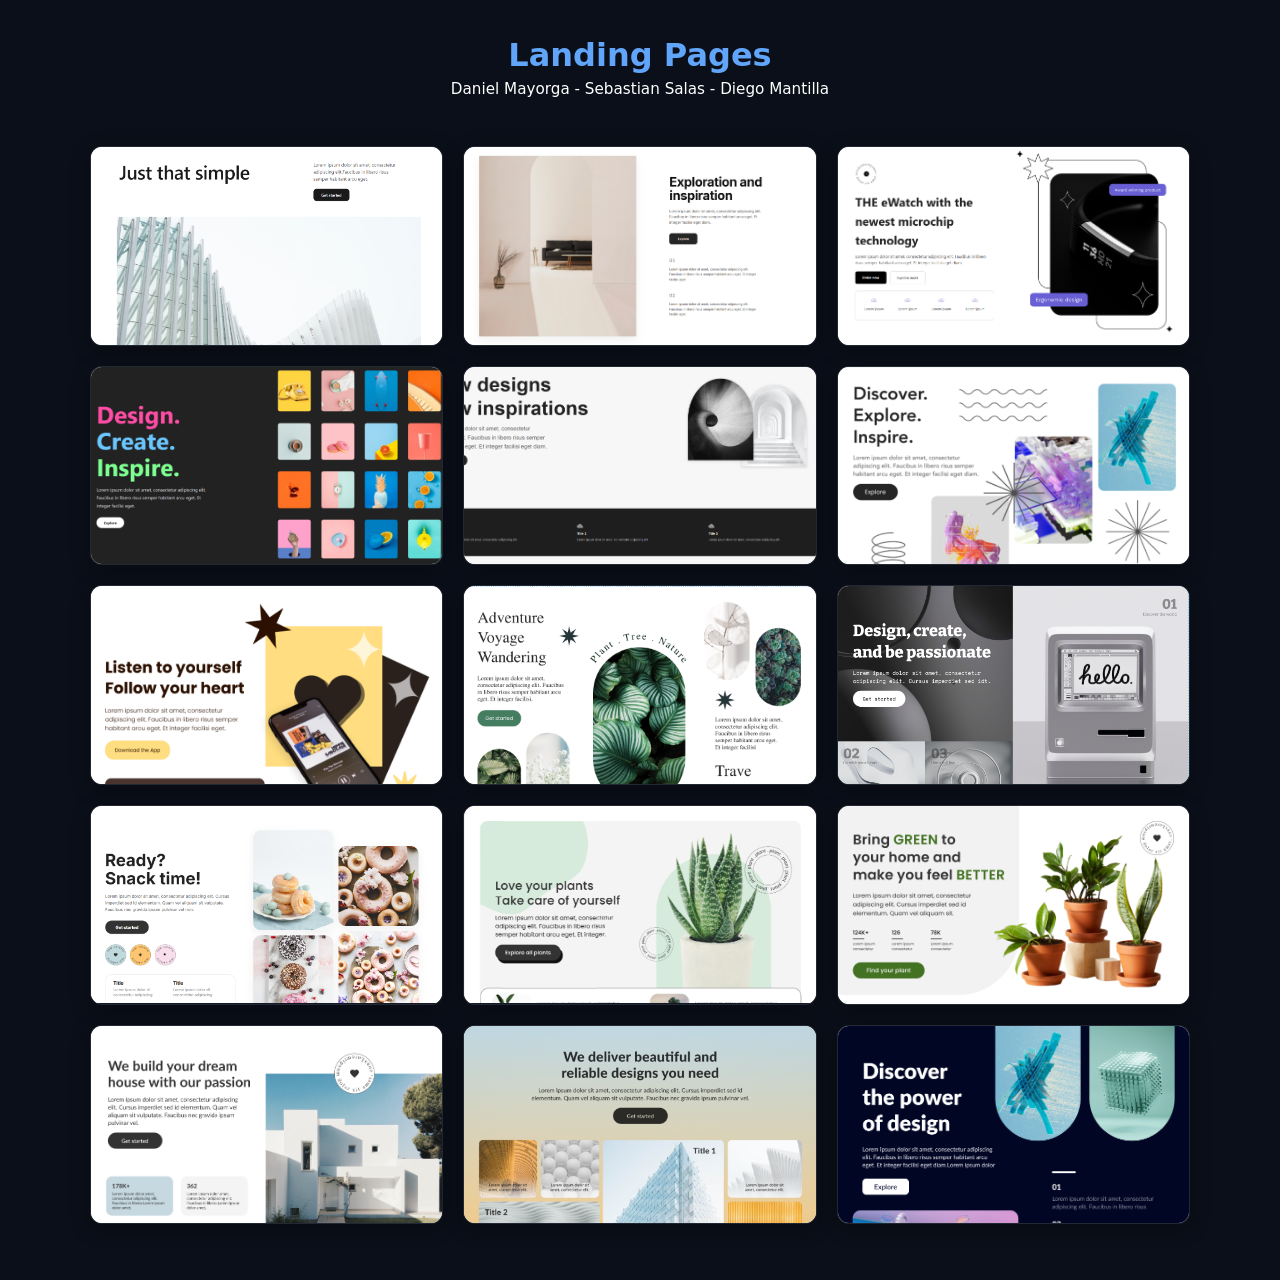
<file: index.html>
<!DOCTYPE html>
<html lang="es">
<head>
  <meta charset="UTF-8">
  <meta name="viewport" content="width=device-width, initial-scale=1.0">
  <title>Galería Landing Pages</title>
  <link rel="stylesheet" href="css/style.css">
</head>
<body>
  <header class="header">
    <h1>Landing Pages</h1>
    <p> Daniel Mayorga - Sebastian Salas - Diego Mantilla</p>
  </header>

  <main class="gallery">

    <a href="html/landing3.html" target="_blank">
      <div class="img-wrap"><img src="image/fondos/fondo3.png" alt="Página 3"></div>
      <span class="label">page3.html</span>
    </a>

    <a href="html/landing-4.html" target="_blank">
      <div class="img-wrap"><img src="image/fondos/fondo4.png" alt="Página 4"></div>
      <span class="label">page4.html</span>
    </a>

    <a href="html/page6.html" target="_blank">
      <div class="img-wrap"><img src="image/fondos/fondo6.png" alt="Página 6"></div>
      <span class="label">page6.html</span>
    </a>

    <a href="html/landing-page10.html" target="_blank">
      <div class="img-wrap"><img src="image/fondos/fondo10.png" alt="Página 10"></div>
      <span class="label">page10.html</span>
    </a>

    <a href="html/landing-11.html" target="_blank">
      <div class="img-wrap"><img src="image/fondos/fondo11.png" alt="Página 11"></div>
      <span class="label">page11.html</span>
    </a>

    <a href="html/page12.html" target="_blank">
      <div class="img-wrap"><img src="image/fondos/fondo12.png" alt="Página 12"></div>
      <span class="label">page12.html</span>
    </a>

    <a href="html/landing-14.html" target="_blank">
      <div class="img-wrap"><img src="image/fondos/fondo14.png" alt="Página 14"></div>
      <span class="label">page14.html</span>
    </a>

    <a href="html/landing-page15.html" target="_blank">
      <div class="img-wrap"><img src="image/fondos/fondo15.png" alt="Página 15"></div>
      <span class="label">page15.html</span>
    </a>

    <a href="html/page45.html" target="_blank">
      <div class="img-wrap"><img src="image/fondos/fondo45.png" alt="Página 45"></div>
      <span class="label">page45.html</span>
    </a>

    <a href="html/page33.html" target="_blank">
      <div class="img-wrap"><img src="image/fondos/fondo33.png" alt="Página 33"></div>
      <span class="label">page33.html</span>
    </a>

    <a href="html/landing-page40.html" target="_blank">
      <div class="img-wrap"><img src="image/fondos/fondo40.png" alt="Página 40"></div>
      <span class="label">page40.html</span>
    </a>

    <a href="html/landing-page38.html" target="_blank">
      <div class="img-wrap"><img src="image/fondos/fondo38.png" alt="Página 38"></div>
      <span class="label">page38.html</span>
    </a>

    <a href="html/landing-41.html" target="_blank">
      <div class="img-wrap"><img src="image/fondos/fondo41.png" alt="Página 41"></div>
      <span class="label">page41.html</span>
    </a>

    <a href="html/landing-page50.html" target="_blank">
      <div class="img-wrap"><img src="image/fondos/fondo50.png" alt="Página 50"></div>
      <span class="label">page50.html</span>
    </a>

    <a href="html/page22.html" target="_blank">
      <div class="img-wrap"><img src="image/fondos/fondo22.png" alt="Página 22"></div>
      <span class="label">page22.html</span>
    </a>

  </main>

</body>
</html>
</file>
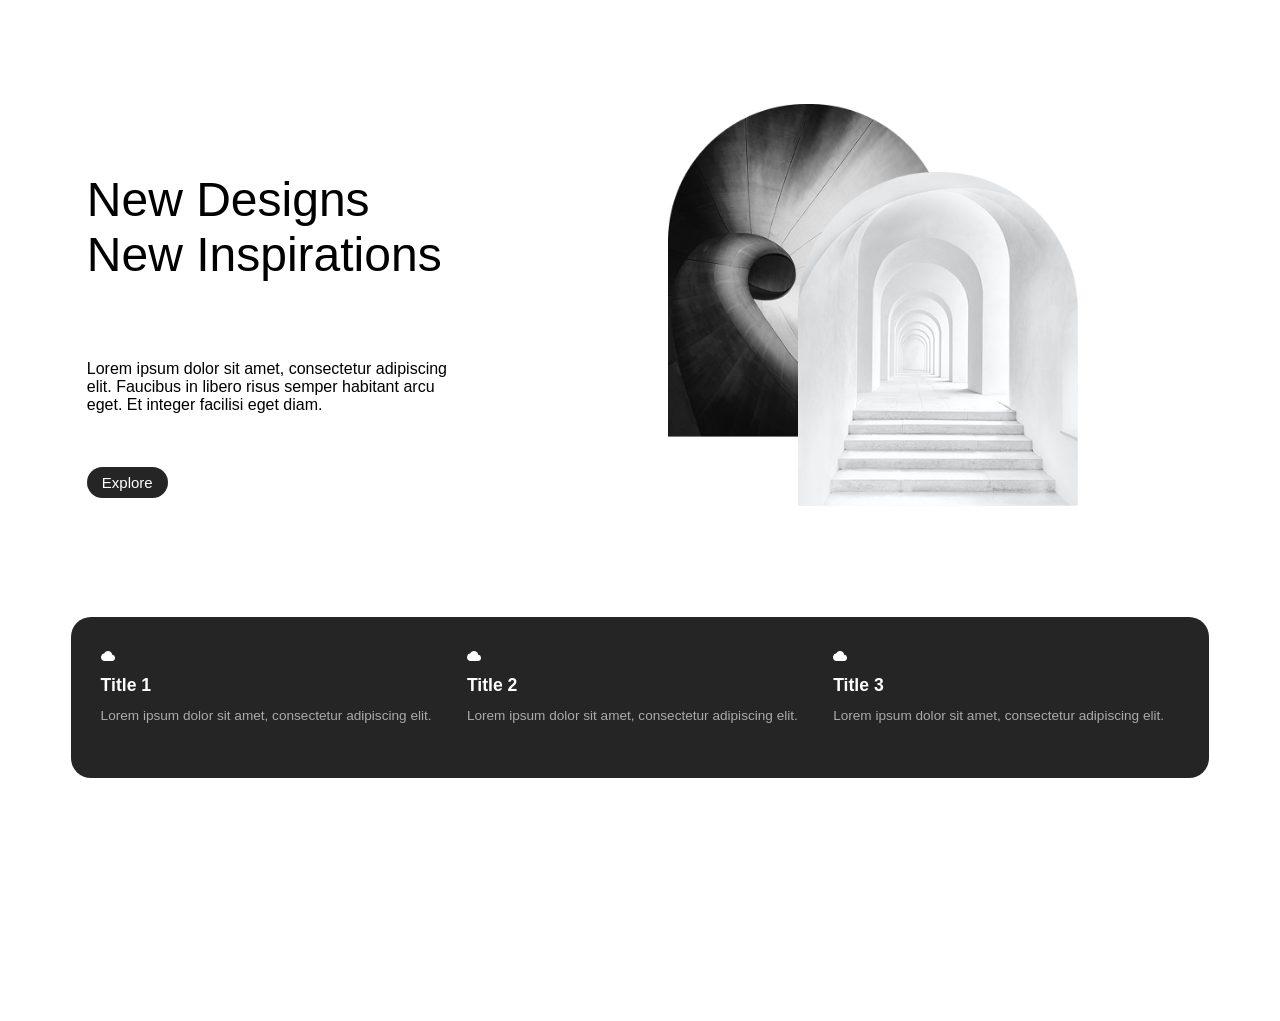
<file: html/landing-11.html>
<!DOCTYPE html>
<html lang="en">
<head>
    <meta charset="UTF-8">
    <meta name="viewport" content="width=device-width, initial-scale=1.0">
    <link rel="stylesheet" href="../css/style11.css">
    <title>Landing Page 11</title>
</head>
<body>
    <main>
        <div class="parent">
            <div class="title">
                New Designs <br>
                New Inspirations
            </div>
            <div class="description">
                <p>Lorem ipsum dolor sit amet, consectetur adipiscing elit. Faucibus in libero risus semper habitant arcu eget. 
                Et integer facilisi eget diam.</p>
            </div>
            <div class="btn">
                <button>Explore</button>
            </div>

            <div class="image1">
                <img src="../image/images11/rectangle white.png" alt="">
            </div>
            <div class="image2">
                <img src="../image/images11/rectangle black.png" alt="">
            </div>
            
            <div class="ft">
                <div class="feature-item">
                    <div class="icon"><img src="../image/images11/nube landing.png" alt=""></div>
                    <div class="t">Title 1</div>
                    <div class="dp">Lorem ipsum dolor sit amet, consectetur adipiscing elit.</div>
                </div>

                <div class="feature-item">
                    <div class="icon"><img src="../image/images11/nube landing.png" alt=""></div>
                    <div class="t">Title 2</div>
                    <div class="dp">Lorem ipsum dolor sit amet, consectetur adipiscing elit.</div>
                </div>

                <div class="feature-item">
                    <div class="icon"><img src="../image/images11/nube landing.png" alt=""></div>
                    <div class="t">Title 3</div>
                    <div class="dp">Lorem ipsum dolor sit amet, consectetur adipiscing elit.</div>
                </div>
            </div>

        </div>
    </main>
</body>
</html>
</file>
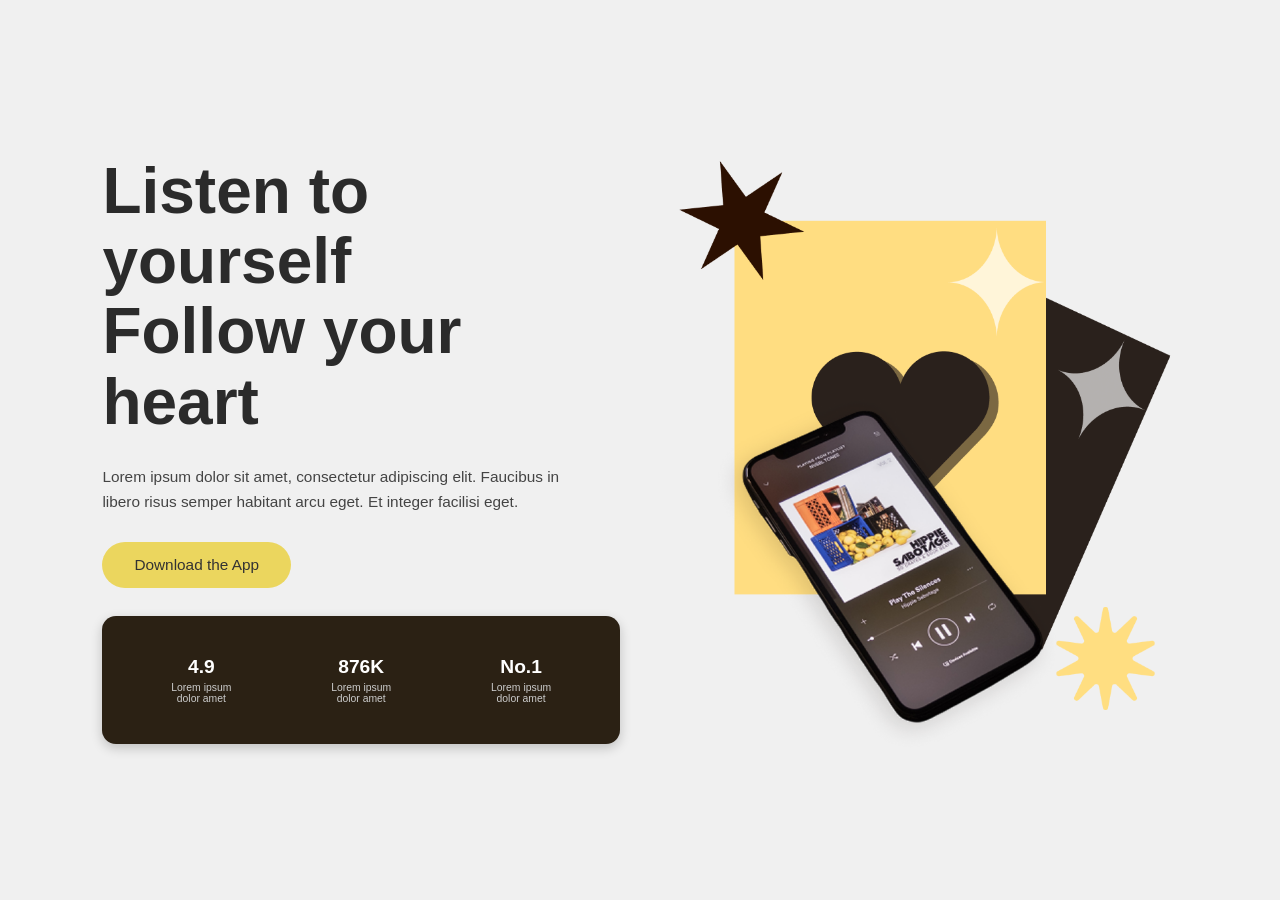
<file: html/landing-14.html>
<!DOCTYPE html>
<html lang="es">
<head>
    <meta charset="UTF-8">
    <meta name="viewport" content="width=device-width, initial-scale=1.0">
    <title>Landin Page 14</title>
    <link rel="stylesheet" href="../css/style14.css">
</head>
<body>
    <main class="main-container">
        <section class="text-section">
            <h1 class="main-title">
                Listen to yourself<br>Follow your heart
            </h1>

            <div class="text-content">
                Lorem ipsum dolor sit amet, consectetur adipiscing elit. Faucibus in libero risus semper habitant arcu eget. Et integer facilisi eget.
            </div>

            <button class="main-button">
                Download the App
            </button>

            <div class="stats-box">
                <div class="stat-box">
                4.9<br>
                <span>
                    Lorem ipsum <br> dolor amet
                </span>
                </div>

                <div class="stat-box">
                876K<br>
                <span>
                    Lorem ipsum <br> dolor amet
                </span>
                </div>

                <div class="stat-box">
                No.1<br>
                <span>
                    Lorem ipsum <br> dolor amet
                </span>
                </div>
            </div>
        </section>

        <section class="image-section">
            <img src="../image/images14/follow yourself.png"
                class="main-img"
                alt="Listen to Yourself Image">
        </section>
    </main>
</body>
</html>
</file>
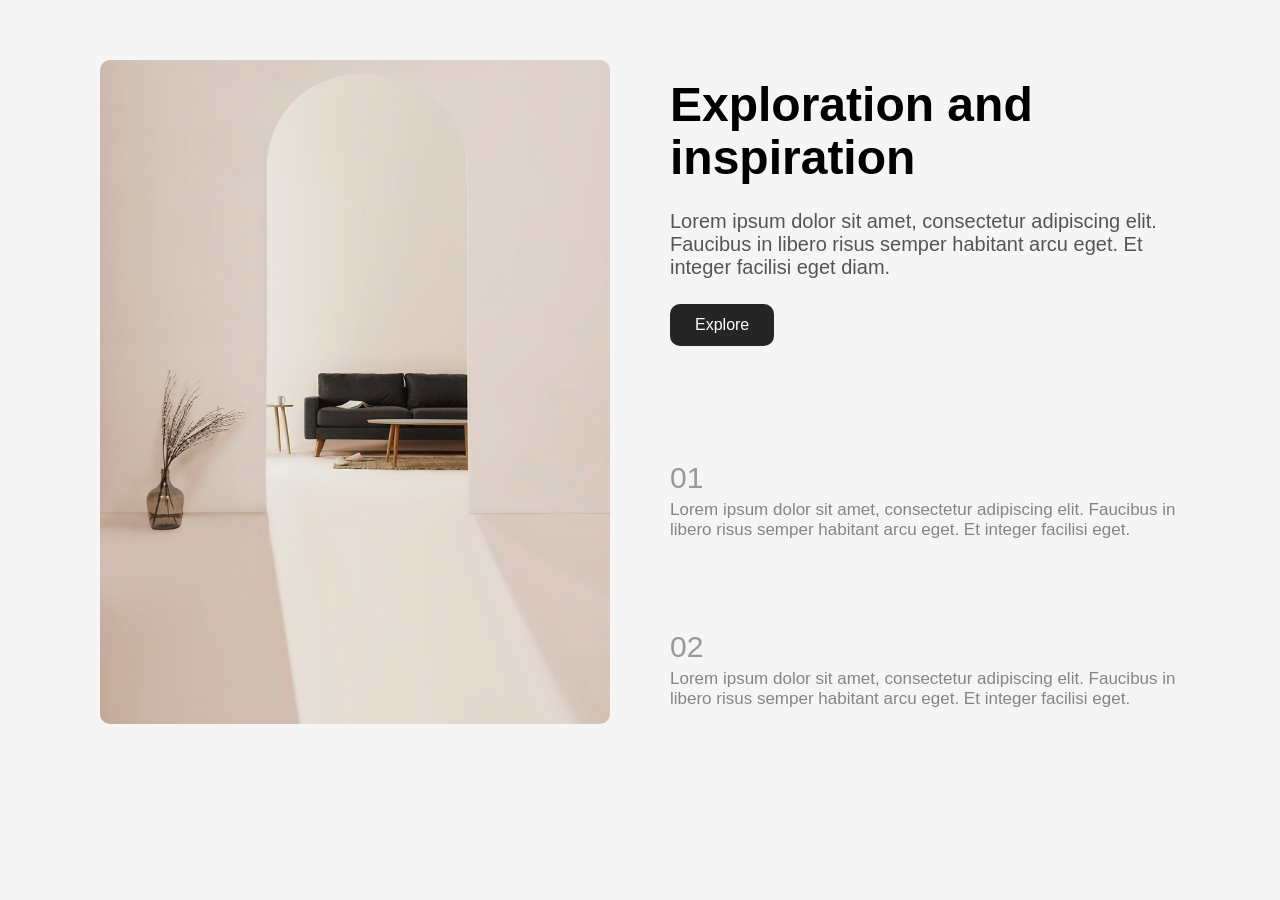
<file: html/landing-4.html>
<!DOCTYPE html>
<html lang="en">
<head>
    <meta charset="UTF-8">
    <meta name="viewport" content="width=device-width, initial-scale=1.0">
    <link rel="stylesheet" href="../css/style4.css">
    <title>Landing Page 4</title>
</head>
<body>
    <section class="hero">
    <div class="content">
        <h1>Exploration and inspiration</h1>

        <p class="main-text">
        Lorem ipsum dolor sit amet, consectetur adipiscing elit.
        Faucibus in libero risus semper habitant arcu eget.
        Et integer facilisi eget diam.
        </p>

        <button class="btn">Explore</button>

        <div class="features">
        <div class="feature">
            <h2>01</h2>
            <p>Lorem ipsum dolor sit amet, consectetur adipiscing elit. Faucibus in libero risus semper habitant arcu eget.
            Et integer facilisi eget.</p>
        </div>

        <div class="feature">
            <h2>02</h2>
            <p>Lorem ipsum dolor sit amet, consectetur adipiscing elit. Faucibus in libero risus semper habitant arcu eget.
            Et integer facilisi eget.</p>
        </div>
        </div>
    </div>

    <div class="image">
        <img src="../image/images4/landing-4.png" alt="Hogar">
    </div>
</section>
</body>
</html>
</file>
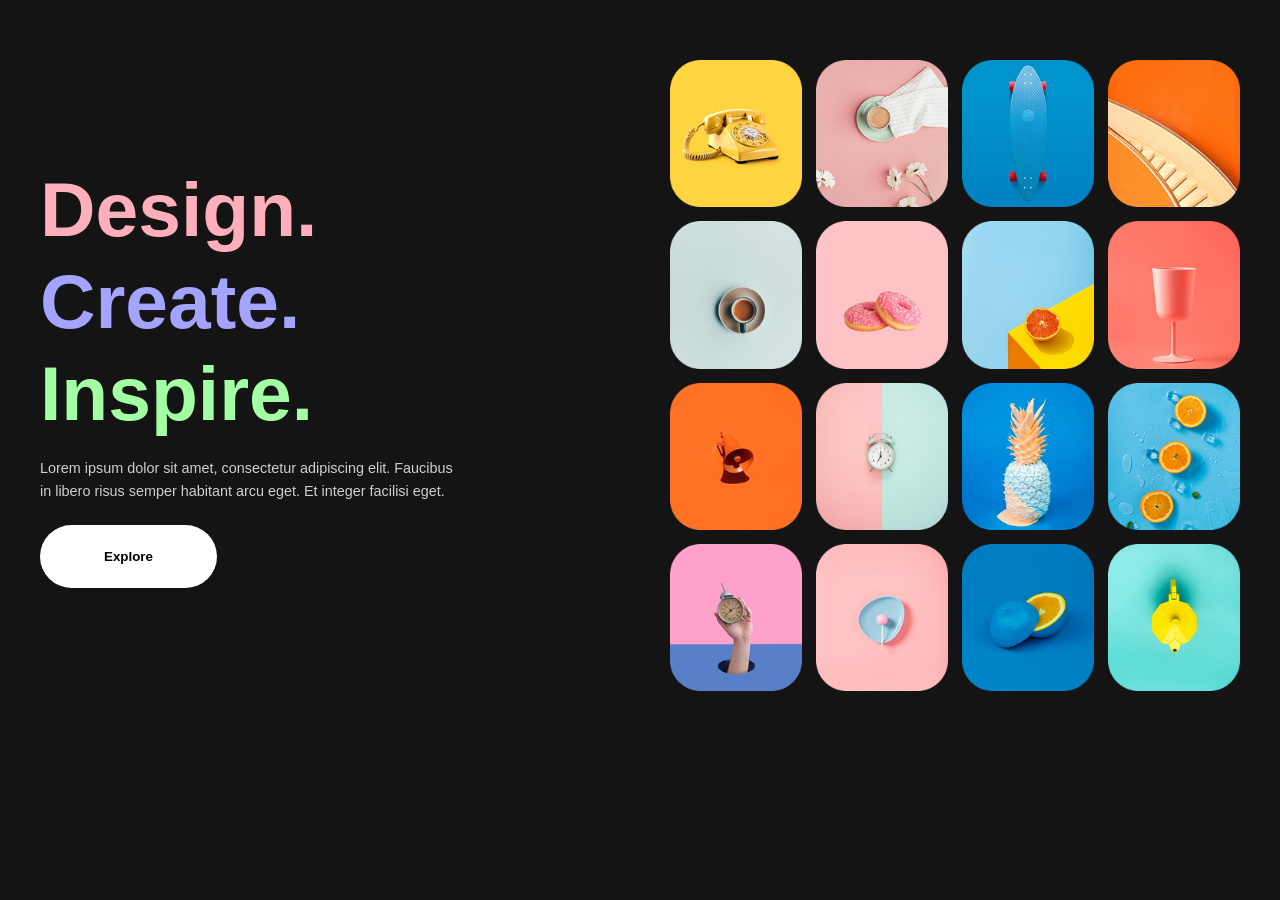
<file: html/landing-page10.html>
<!DOCTYPE html>
<html lang="es">
<head>
  <meta charset="UTF-8">
  <meta name="viewport" content="width=device-width, initial-scale=1.0">
  <title>Design Create Inspire</title>
  <link rel="stylesheet" href="../css/style10.css">
</head>
<body>
  <section class="section">
    <div class="general">
      
      <div class="texto">
        <h1>
          <span class="rosado">Design.</span><br>
          <span class="azul">Create.</span><br>
          <span class="verde">Inspire.</span>
        </h1>
        <p>
          Lorem ipsum dolor sit amet, consectetur adipiscing elit. 
          Faucibus in libero risus semper habitant arcu eget. 
          Et integer facilisi eget.
        </p>
        <button class="boton">Explore</button>
      </div>

      
      <div class="imagenes">
        <img src="../image/pagina10/1.png" alt="">
        <img src="../image/pagina10/2.png" alt="">
        <img src="../image/pagina10/3.png" alt="">
        <img src="../image/pagina10/4.png" alt="">
        <img src="../image/pagina10/5.png" alt="">
        <img src="../image/pagina10/6.png" alt="">
        <img src="../image/pagina10/7.png" alt="">
        <img src="../image/pagina10/8.png" alt="">
        <img src="../image/pagina10/9.png" alt="">
        <img src="../image/pagina10/10.png" alt="">
        <img src="../image/pagina10/11.png" alt="">
        <img src="../image/pagina10/12.png" alt="">
        <img src="../image/pagina10/13.png" alt="">
        <img src="../image/pagina10/14.png" alt="">
        <img src="../image/pagina10/15.png" alt="">
        <img src="../image/pagina10/16.png" alt="">
      </div>
    </div>
  </section>
</body>
</html>
</file>
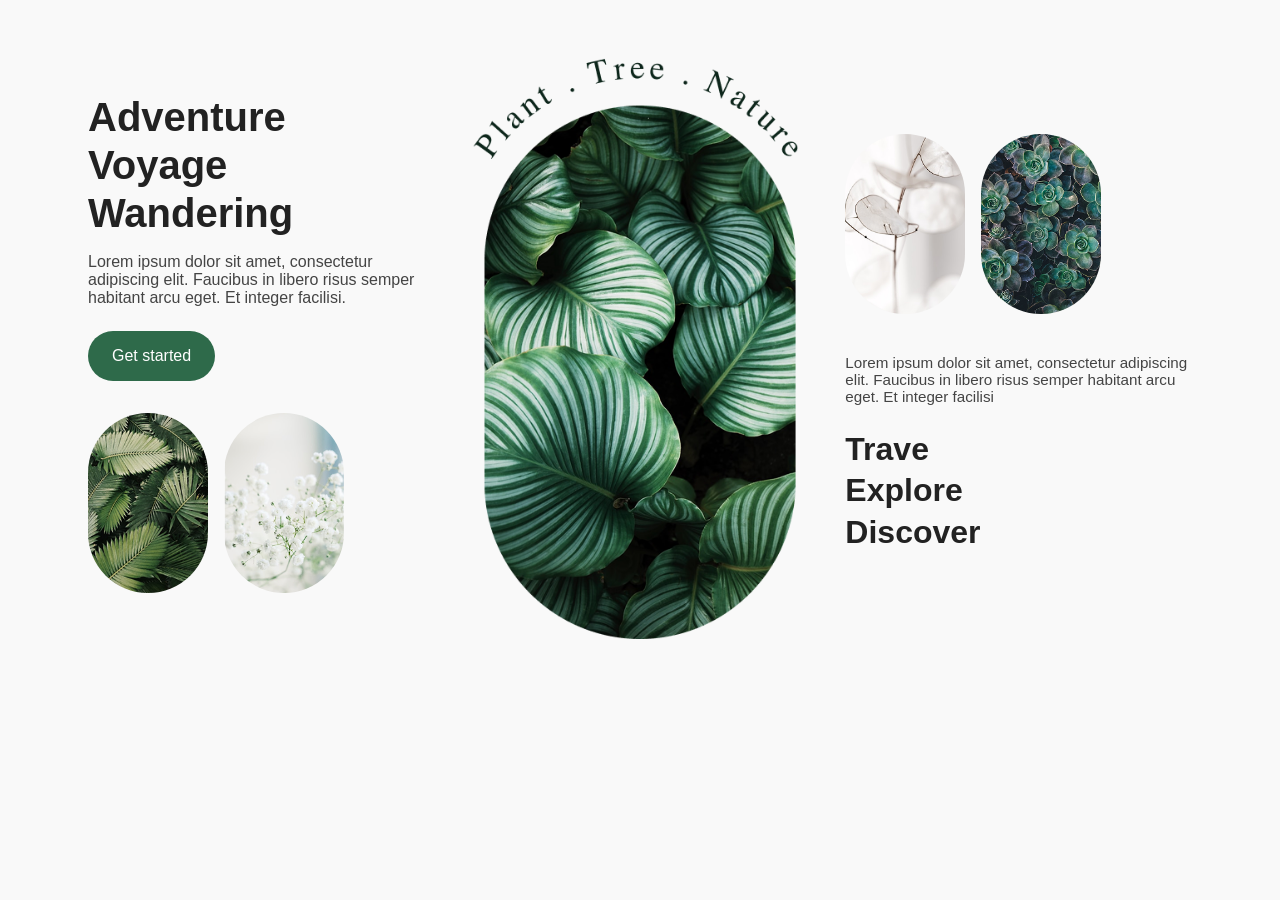
<file: html/landing-page15.html>
<!DOCTYPE html>
<html lang="en">
<head>
  <meta charset="UTF-8">
  <meta name="viewport" content="width=device-width, initial-scale=1.0">
  <title>Adventure Layout</title>
  <link rel="stylesheet" href="../css/style15.css">
</head>
<body>
  <section class="section">
    
    <div class="text">
      <h1>
        Adventure <br>
        Voyage <br>
        Wandering
      </h1>
      <p>
        Lorem ipsum dolor sit amet, consectetur adipiscing elit. 
        Faucibus in libero risus semper habitant arcu eget. 
        Et integer facilisi.
      </p>
      <button class="boton">Get started</button>

      <div class="images">
        <img src="../image/pagina15/matasverdes.png" alt="">
        <img src="../image/pagina15/floresblancas.png" alt="">
      </div>
    </div>

   
    <div class="center">
      <img src="../image/pagina15/centro.png" alt="" class="centro">
    </div>

    
    <div class="right">
        <div class="images">
            <img src="../image/pagina15/blanca.png" alt="" class="flower">
            <img src="../image/pagina15/verde.png" alt="" class="flower">
        </div>
      <p>
        Lorem ipsum dolor sit amet, consectetur adipiscing elit. 
        Faucibus in libero risus semper habitant arcu eget. 
        Et integer facilisi
      </p>

      <h2>
        Trave <br>
        Explore <br>
        Discover
      </h2>
    </div>
  </section>
</body>
</html>
</file>
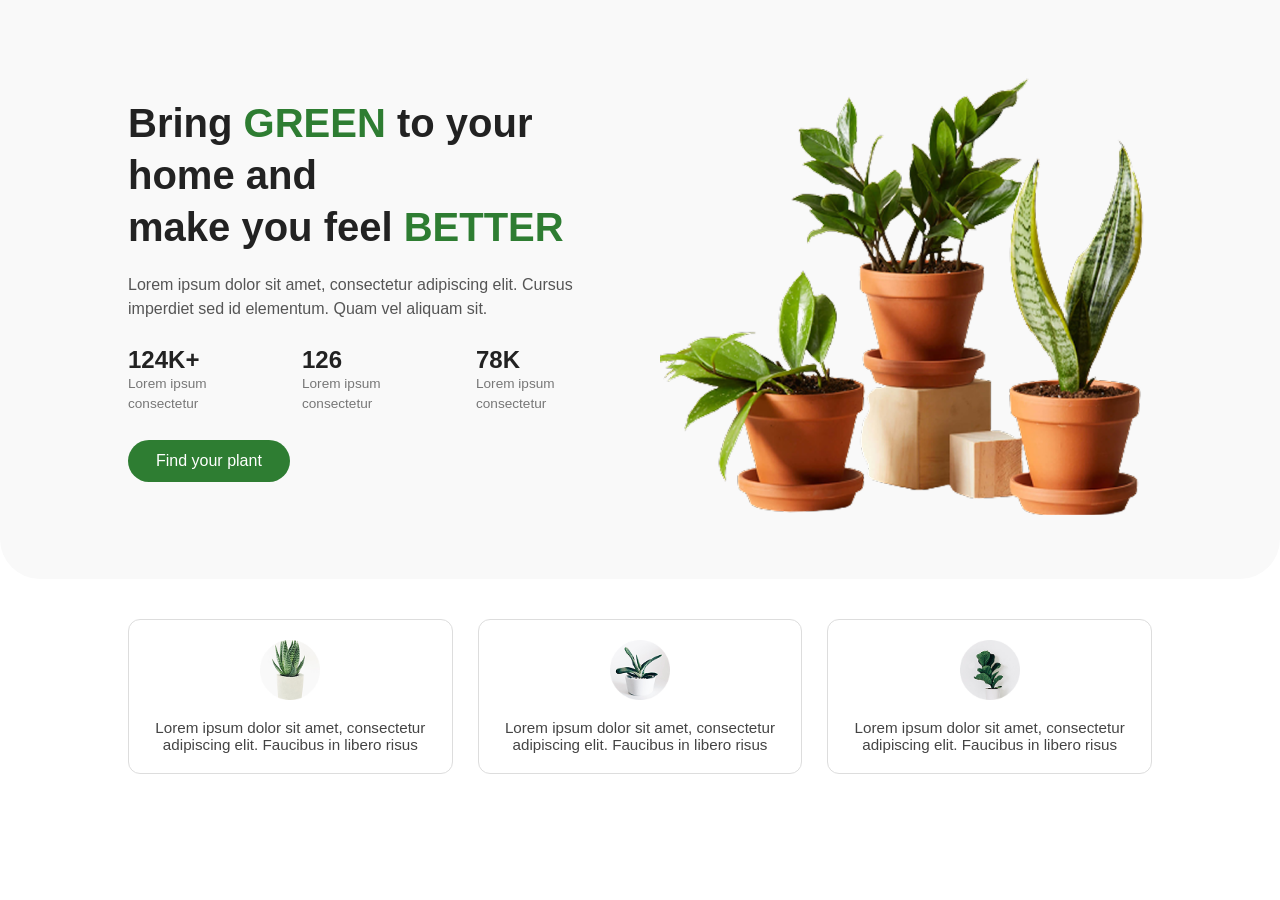
<file: html/landing-page38.html>
<!DOCTYPE html>
<html lang="en">
<head>
  <meta charset="UTF-8">
  <meta name="viewport" content="width=device-width, initial-scale=1.0">
  <title>Plant Landing</title>
  <link rel="stylesheet" href="../css/style38.css">
</head>
<body>

 
  <section class="section">
    <div class="text">
      <h1>
        Bring <span class="green">GREEN</span> to your home and <br>
        make you feel <span class="green">BETTER</span>
      </h1>
      <p>
        Lorem ipsum dolor sit amet, consectetur adipiscing elit. 
        Cursus imperdiet sed id elementum. Quam vel aliquam sit.
      </p>

      <div class="stats">
        <div><h3>124K+</h3><p>Lorem ipsum consectetur</p></div>
        <div><h3>126</h3><p>Lorem ipsum consectetur</p></div>
        <div><h3>78K</h3><p>Lorem ipsum consectetur</p></div>
      </div>

      <button>Find your plant</button>
    </div>

    <div class="image">
      <img src="../image/pagina38/bloomscape_tough-stuff_collection__terracotta_crop0621-scaled-e1625248141897 1.png" alt="Plants">
    </div>
  </section>

  
  <section class="cards">
    <div class="card">
      <img src="../image/pagina38/Ellipse 164.png" alt="Plant 1">
      <p>Lorem ipsum dolor sit amet, consectetur adipiscing elit. Faucibus in libero risus</p>
    </div>
    <div class="card">
      <img src="../image/pagina38/Ellipse 164 (1).png" alt="Plant 2">
      <p>Lorem ipsum dolor sit amet, consectetur adipiscing elit. Faucibus in libero risus</p>
    </div>
    <div class="card">
      <img src="../image/pagina38/Ellipse 164 (2).png" alt="Plant 3">
      <p>Lorem ipsum dolor sit amet, consectetur adipiscing elit. Faucibus in libero risus</p>
    </div>
  </section>

</body>
</html>
</file>
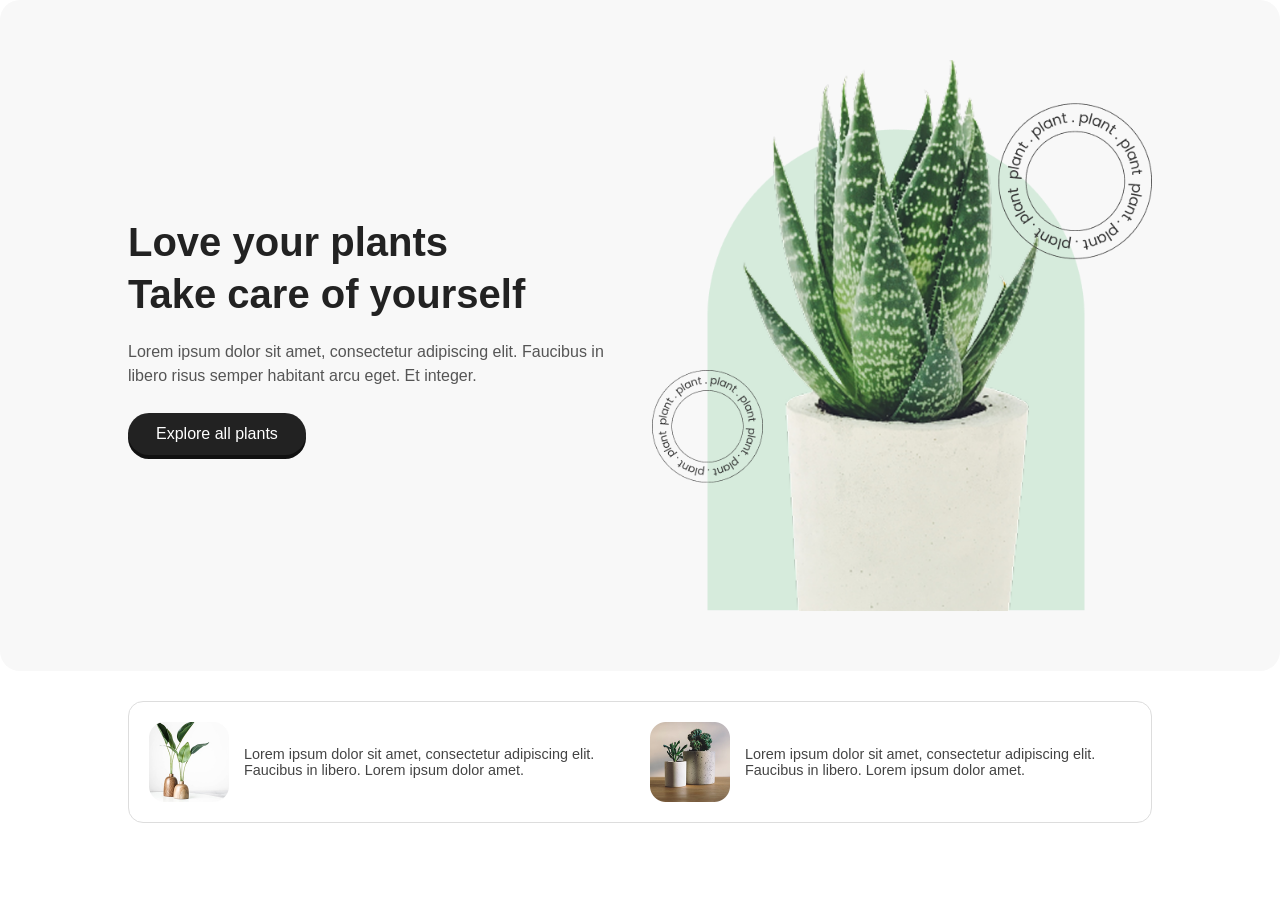
<file: html/landing-page40.html>
<!DOCTYPE html>
<html lang="en">
<head>
  <meta charset="UTF-8">
  <meta name="viewport" content="width=device-width, initial-scale=1.0">
  <title>Plant Care</title>
  <link rel="stylesheet" href="../css/style40.css">
</head>
<body>

  <section class="section">
    <div class="text">
      <h1>Love your plants <br> Take care of yourself</h1>
      <p>
        Lorem ipsum dolor sit amet, consectetur adipiscing elit. 
        Faucibus in libero risus semper habitant arcu eget. Et integer.
      </p>
      <button class="boton">Explore all plants</button>
    </div>

    <div class="image">
      <img src="../image/pagina40/Image (3).png" alt="Plant">
    </div>
  </section>

 
  <section class="cards">
    <div class="card">
      <img src="../image/pagina40/Rectangle 71.png" alt="Plant 1">
      <p>Lorem ipsum dolor sit amet, consectetur adipiscing elit. 
        Faucibus in libero. Lorem ipsum dolor amet.</p>
    </div>
    <div class="card">
      <img src="../image/pagina40/Rectangle 71 (1).png" alt="Plant 2">
      <p>Lorem ipsum dolor sit amet, consectetur adipiscing elit. 
        Faucibus in libero. Lorem ipsum dolor amet.</p>
    </div>
  </section>

</body>
</html>
</file>
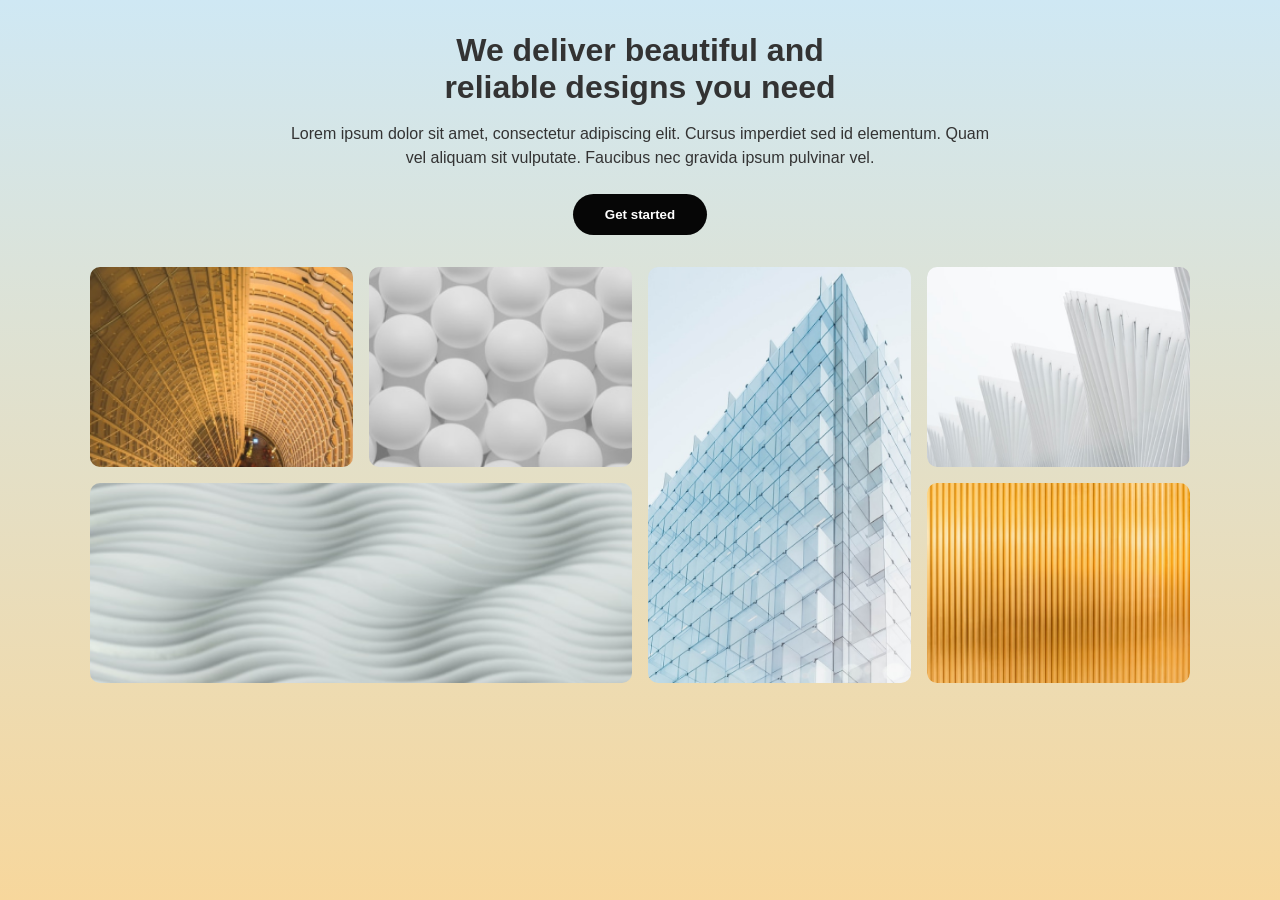
<file: html/landing-page50.html>
<!DOCTYPE html>
<html lang="es">
<head>
    <meta charset="UTF-8">
    <meta name="viewport" content="width=device-width, initial-scale=1.0">
    <title>Sección de Diseño</title>
    <link rel="stylesheet" href="../css/style50.css">
</head>
<body>
    <section class="section">
        <div class="text">
        <h2>We deliver beautiful and<br>reliable designs you need</h2>
        <p>
            Lorem ipsum dolor sit amet, consectetur adipiscing elit. 
            Cursus imperdiet sed id elementum. Quam vel aliquam sit vulputate. 
            Faucibus nec gravida ipsum pulvinar vel.
        </p>
        <button class="boton">Get started</button>
        </div>
        <section class="image">
        <div class="card card1"><img src="../image/pagina50/Frame 14589 (1).png" alt="Imagen 1"></div>
        <div class="card card2"><img src="../image/pagina50/Frame 14591.png" alt="Imagen 2"></div>
        <div class="card card3"><img src="../image/pagina50/Frame 14588.png" alt="Imagen 3"></div>
        <div class="card card4"><img src="../image/pagina50/Frame 14593.png" alt="Imagen 4"></div>
        <div class="card card5"><img src="../image/pagina50/Frame 14594 (1).png" alt="Imagen 5"></div>
        <div class="card card6"><img src="../image/pagina50/Frame 14592.png" alt="Imagen 6"></div>
    </section>
        </div>
    </section>
</body>
</html>
</file>
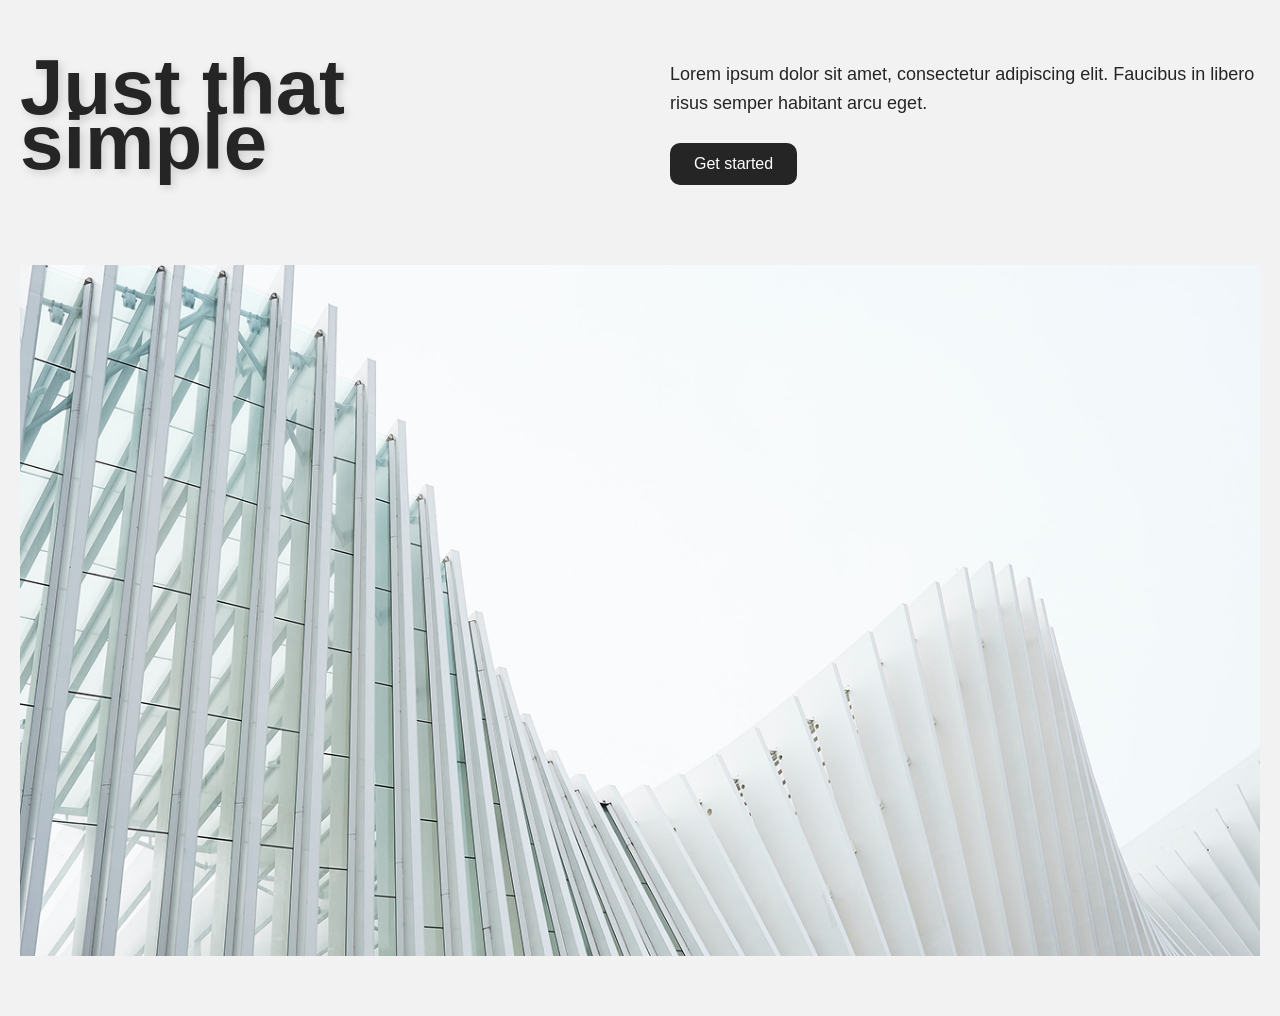
<file: html/landing3.html>
<!DOCTYPE html>
<html lang="en">
<head>
    <meta charset="UTF-8">
    <meta name="viewport" content="width=device-width, initial-scale=1.0">
    <link rel="stylesheet" href="../css/style3.css">
    <title>Landing Page 3</title>
</head>
<body>
    <section class="hero">
        <div class="container">

            <div class="top">
                <div class="left">
                    <h1>Just that simple</h1>
                </div>

                <div class="right">
                    <p>
                        Lorem ipsum dolor sit amet, consectetur adipiscing elit.
                        Faucibus in libero risus semper habitant arcu eget.
                    </p>
                    <button class="start">Get started</button>
                </div>
            </div>

            <div class="image">
                <img src="../image/images3/landing-3.png" alt="Building">
            </div>

        </div>
    </section>
</body>
</html>
</file>
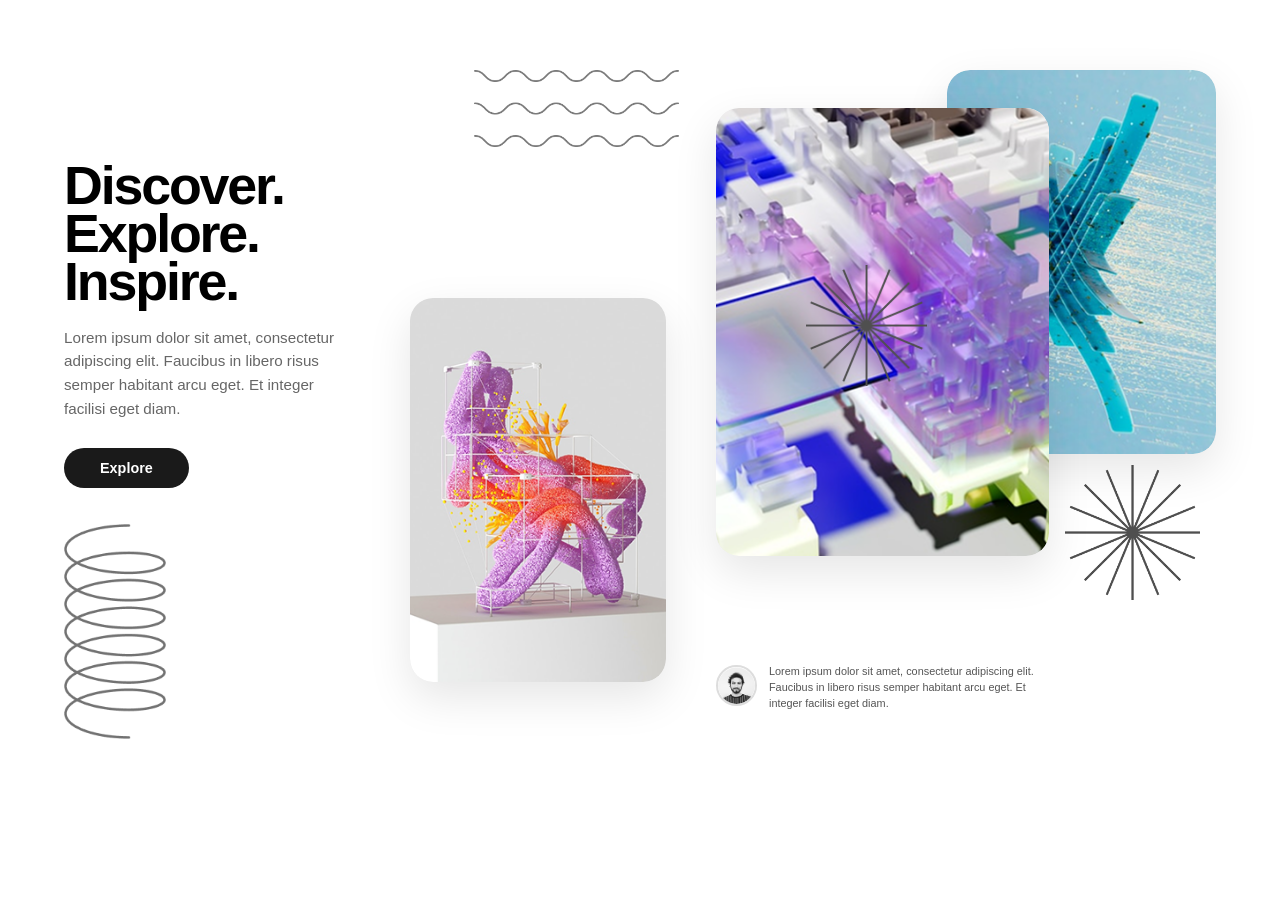
<file: html/page12.html>
<!DOCTYPE html>
<html lang="es">
<head>
    <meta charset="UTF-8">
    <meta name="viewport" content="width=device-width, initial-scale=1.0">
    <title>Discover Explore Inspire</title>
    <link rel="stylesheet" href="../css/style12.css">
</head>
<body>
    <main class="container">
        <div class="left-content">
            <h1>Discover.<br>Explore.<br>Inspire.</h1>
            <p>Lorem ipsum dolor sit amet, consectetur adipiscing elit. Faucibus in libero risus semper habitant arcu eget. Et integer facilisi eget diam.</p>
            <button class="button">Explore</button>
            
            <img src="../image/imagen12/spiral.png" class="decoration spiral" alt="">
        </div>

        <div class="right-content">
            <img src="../image/imagen12/lineas.png" class="decoration wave" alt="">

            <div class="image-card img-blue">
                <img src="../image/imagen12/imagen1.png" alt="">
            </div>

            <div class="image-card img-purple">
                <img src="../image/imagen12/imagen2.png" alt="">
                <img src="../image/imagen12/extrella1.png" class="decoration star-center" alt="">
            </div>

            <div class="image-card img-pink">
                <img src="../image/imagen12/imagen3.png" alt="">
            </div>

            <img src="../image/imagen12/extrella1.png" class="decoration star-bottom" alt="">

            <div class="profile-block">
                <img src="../image/imagen12/Ellipse 2.png" class="profile" alt="">
                <p class="text-bottom">Lorem ipsum dolor sit amet, consectetur adipiscing elit. Faucibus in libero risus semper habitant arcu eget. Et integer facilisi eget diam.</p>
            </div>
        </div>
    </main>
</body>
</html>
</file>
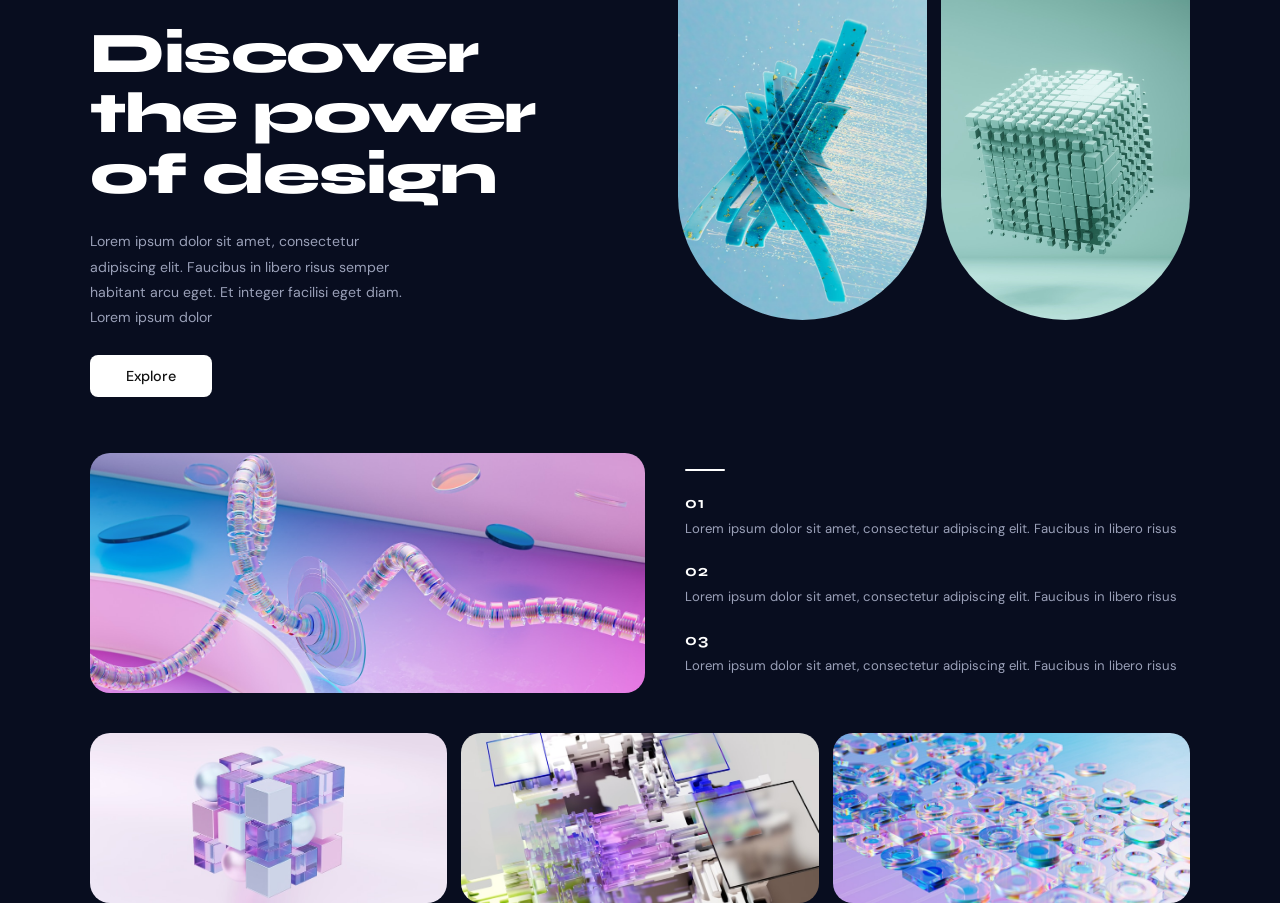
<file: html/page22.html>
<!DOCTYPE html>
<html lang="en">
<head>
  <meta charset="UTF-8" />
  <meta name="viewport" content="width=device-width, initial-scale=1.0"/>
  <title>Discover the Power of Design</title>
  <link rel="stylesheet" href="../css/style22.css"/>
</head>
<body>

  <!-- ═══════════════════════════════════
       SECCIÓN 1 — HERO
       Izquierda: título + texto + botón
       Derecha: dos cápsulas con imágenes
  ════════════════════════════════════ -->
  <section class="section">

    <div class="titulo">
      <h1>Discover the power of design</h1>
      <p>Lorem ipsum dolor sit amet, consectetur adipiscing elit. Faucibus in libero risus semper habitant arcu eget. Et integer facilisi eget diam. Lorem ipsum dolor</p>
      <button class="boton">Explore</button>
    </div>

    <div class="fotos-derecha">
      <!-- Cápsula grande (más alta) -->
      <div class="circulo-derecha">
        <img src="../image/image22/2.jpg" alt="diseño 1"/>
      </div>
      <!-- Cápsula pequeña (más corta) -->
      <div class="circulo">
        <img src="../image/image22/1.jpg" alt="diseño 2"/>
      </div>
    </div>

  </section>


  <!-- ═══════════════════════════════════
       SECCIÓN 2 — IMAGEN + PASOS 01 02 03
       Izquierda: imagen ancha
       Derecha: lista numerada
  ════════════════════════════════════ -->
  <section class="section2">

    <div class="middle-left">
      <img src="../image/image22/3.jpg" alt="diseño 3"/>
    </div>

    <div class="derecha">
      <!-- Línea decorativa corta -->
      <div class="line"></div>

      <div class="step">
        <h4>01</h4>
        <p>Lorem ipsum dolor sit amet, consectetur adipiscing elit. Faucibus in libero risus</p>
      </div>

      <div class="step">
        <h4>02</h4>
        <p>Lorem ipsum dolor sit amet, consectetur adipiscing elit. Faucibus in libero risus</p>
      </div>

      <div class="step">
        <h4>03</h4>
        <p>Lorem ipsum dolor sit amet, consectetur adipiscing elit. Faucibus in libero risus</p>
      </div>
    </div>

  </section>


  <!-- ═══════════════════════════════════
       SECCIÓN 3 — GALERÍA 3 IMÁGENES
  ════════════════════════════════════ -->
  <section class="galeria">
    <div class="gallery-item">
      <img src="../image/image22/4.jpg" alt="diseño 4"/>
    </div>
    <div class="gallery-item">
      <img src="../image/image22/5.jpg" alt="diseño 5"/>
    </div>
    <div class="gallery-item">
      <img src="../image/image22/6.jpg" alt="diseño 6"/>
    </div>
  </section>

</body>
</html>
</file>
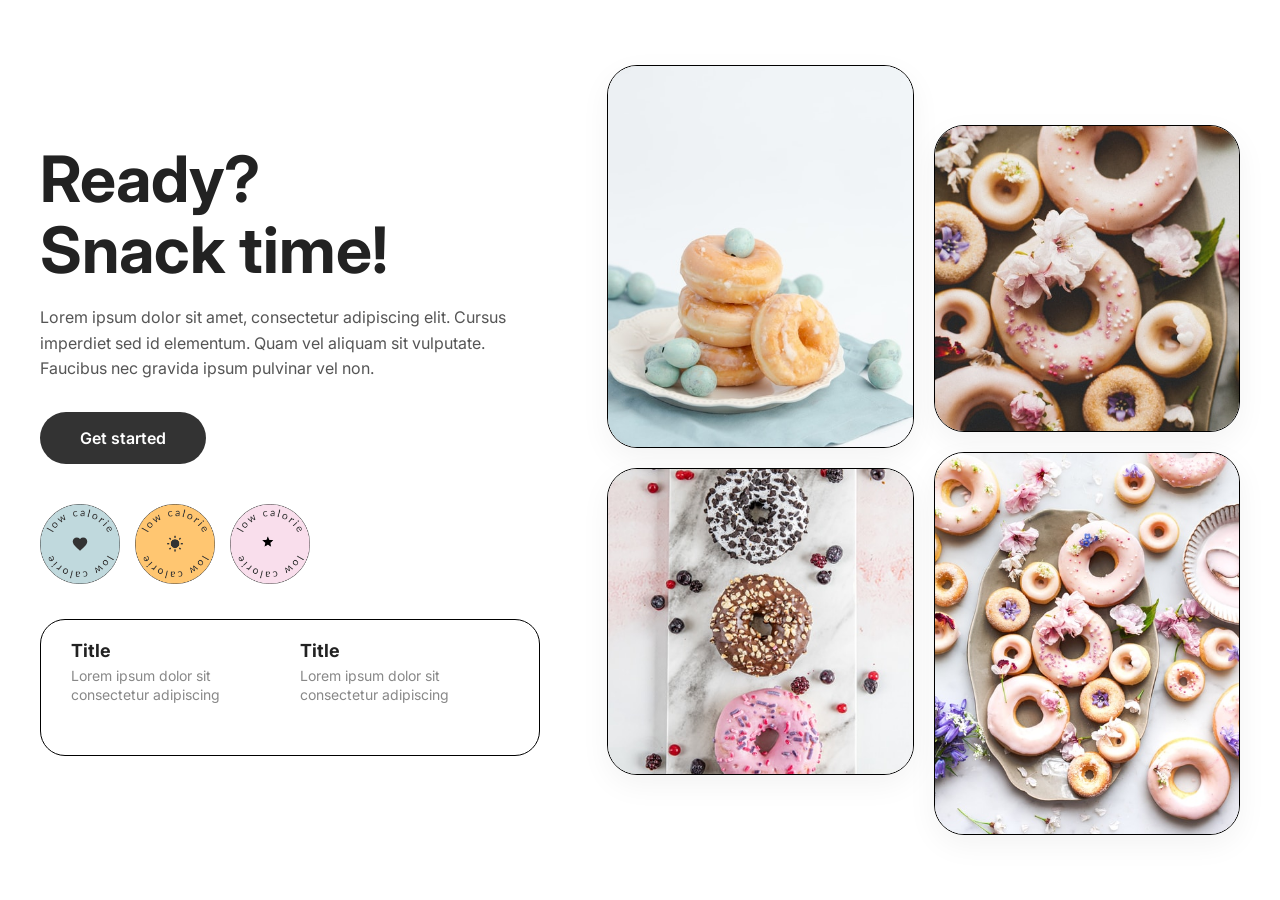
<file: html/page33.html>
<!DOCTYPE html>
<html lang="es">
<head>
  <meta charset="UTF-8">
  <meta name="viewport" content="width=device-width, initial-scale=1.0">
  <title>Snack Time</title>
  <link href="https://fonts.googleapis.com/css2?family=Inter:wght@400;500;700&display=swap" rel="stylesheet">
  <link rel="stylesheet" href="../css/styles33.css">
</head>
<body>

  <section class="hero">

    <div class="hero-izquierda">
      <h1>Ready?<br>Snack time!</h1>
      <p>Lorem ipsum dolor sit amet, consectetur adipiscing elit. Cursus imperdiet sed id elementum. Quam vel aliquam sit vulputate. Faucibus nec gravida ipsum pulvinar vel non.</p>
      <button class="btn-started">Get started</button>

      <div class="circulos">
        <div class="circulo"><img src="../image/image33/azul.png" alt="low calorie blue"></div>
        <div class="circulo"><img src="../image/image33/naranja.png" alt="low calorie orange"></div>
        <div class="circulo"><img src="../image/image33/rosa.png" alt="low calorie pink"></div>
      </div>

      <div class="tarjeta-info">
        <div class="info-item">
          <h3>Title</h3>
          <p>Lorem ipsum dolor sit consectetur adipiscing</p>
        </div>
        <div class="info-item">
          <h3>Title</h3>
          <p>Lorem ipsum dolor sit consectetur adipiscing</p>
        </div>
      </div>
    </div>

    <div class="hero-derecha">
      <div class="col-galeria col-1">
        <img src="../image/image33/dona3.jpg" alt="donuts" class="donut1">
        <img src="../image/image33/dona4.jpg" alt="donuts" class="donut2">
      </div>

      <div class="col-galeria col-2">
        <img src="../image/image33/dona1.jpg" alt="donuts" class="donut3">
        <img src="../image/image33/dona2.jpg" alt="donuts" class="donut4">
      </div>
    </div>

  </section>

</body>
</html>
</file>
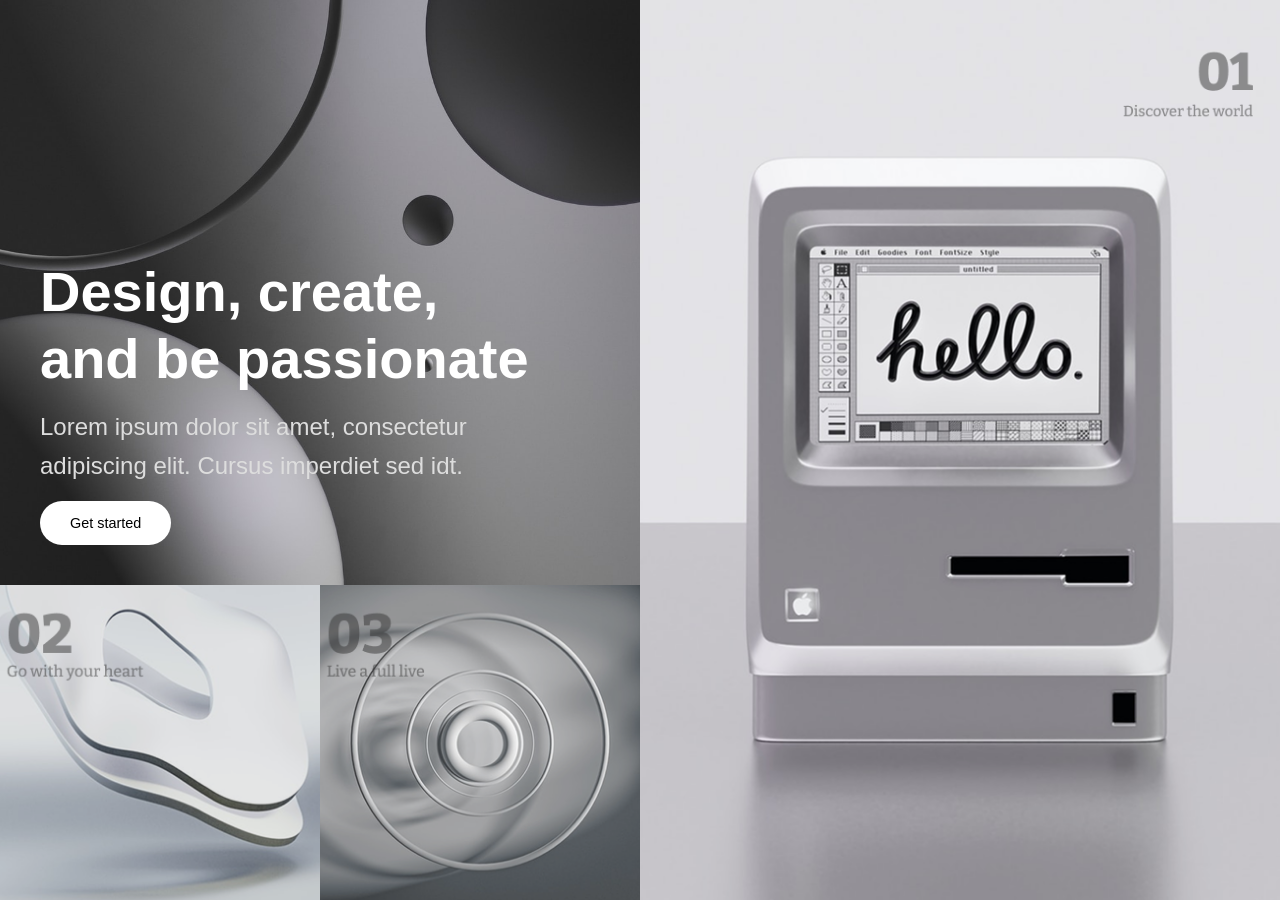
<file: html/page45.html>
<!DOCTYPE html>
<html lang="en">
<head>
    <meta charset="UTF-8">
    <meta name="viewport" content="width=device-width, initial-scale=1.0">
    <title>Design, create, and be passionate</title>
    <link rel="stylesheet" href="../css/style45.css">
</head>
<body>
    <section class="layout">

        <!-- COLUMNA IZQUIERDA -->
        <div class="left">

            <!-- ARRIBA: fondo oscuro con texto -->
            <div class="top-left">
                <img src="../image/pag1/orden.jpg" alt="fondo">
                <div class="top-left-content">
                    <h1>Design, create,<br>and be passionate</h1>
                    <p>Lorem ipsum dolor sit amet, consectetur<br>
                        adipiscing elit. Cursus imperdiet sed idt.</p>
                    <button class="btn">Get started</button>
                </div>
            </div>

            <!-- ABAJO: dos imágenes con número y texto -->
            <div class="bottom-left">
                <div class="bottom-item">
                    <img src="../image/pag1/Image bottom left - left.png" alt="objeto 02">
                    <div class="bottom-label">

                    </div>
                </div>
                <div class="bottom-item">
                    <img src="../image/pag1/Image bottom left - right.png" alt="objeto 03">
                    <div class="bottom-label">

                    </div>
                </div>
            </div>

        </div>

        <!-- COLUMNA DERECHA -->
        <div class="right">
            <!-- Número 01 arriba a la derecha -->
            <div class="right-label">

            </div>
            <img src="../image/pag1/Image right.png" alt="Computador retro Mac">
        </div>

    </section>
</body>
</html>
</file>
<file: css/style.css>
:root {
  --bg: #0b0f19;
  --card: #121826;
  --text: #e5e7eb;
  --muted: #ffffff;
  --accent: #60a5fa;
  --radius: 12px;
}

*, *::before, *::after {
  box-sizing: border-box;
  margin: 0;
  padding: 0;
}

body {
  font-family: system-ui, sans-serif;
  background: var(--bg);
  color: var(--text);
  padding: 36px 28px 56px;
}

/* ── Header ── */
.header {
  text-align: center;
  margin-bottom: 48px;
}
.header h1 {
  font-size: 2rem;
  font-weight: 700;
  color: var(--accent);
  margin-bottom: 6px;
}
.header p {
  font-size: 0.95rem;
  color: var(--muted);
}

/* ══════════════════════════
   GALERÍA
   ══════════════════════════ */
.gallery {
  display: grid;
  grid-template-columns: repeat(3, 1fr);
  gap: 20px;
  max-width: 1100px;
  margin: 0 auto;
}

/* Card */
.gallery a {
  display: flex;
  flex-direction: column;
  border-radius: var(--radius);
  overflow: hidden;
  background: var(--card);
  border: 1px solid rgba(255,255,255,0.07);
  text-decoration: none;
  transition: transform 0.22s, box-shadow 0.22s, border-color 0.22s;
  box-shadow: 0 4px 20px rgba(0,0,0,0.3);
}

.gallery a:hover {
  transform: translateY(-5px);
  box-shadow: 0 16px 40px rgba(0,0,0,0.5);
  border-color: rgba(96,165,250,0.4);
}

.img-wrap {
  width: 100%;
  aspect-ratio: 16 / 9;
  overflow: hidden;
  background: #ffffff;
}

.gallery img {
  width: 100%;
  height: 100%;
  display: block;
  object-fit: cover;
  object-position: top;
}

/* ── Label oculto ── */
.label {
  display: none;
}

/* ── Tablet ── */
@media (max-width: 820px) {
  .gallery {
    grid-template-columns: repeat(2, 1fr);
    gap: 16px;
  }
}

/* ── Móvil ── */
@media (max-width: 500px) {
  .gallery {
    grid-template-columns: 1fr;
    gap: 14px;
  }
}
</file>
<file: css/style11.css>
* {
    margin: 0;
    padding: 0;
    box-sizing: border-box;
}

/* ─── Desktop (1025px+) ─── */
.parent {
    display: grid;
    grid-template-columns: 1fr 2fr 1fr 1fr 1fr;
    grid-template-rows: repeat(6, 1fr);
    gap: 10px;
}

.title {
    grid-column: 2;
    grid-row: 2;
    font-size: 3em;
    font-family: Arial, Helvetica, sans-serif;
    position: relative;
    right: 30%;
}

.description {
    grid-column-start: 2;
    grid-row-start: 3;
    font-family: Arial, Helvetica, sans-serif;
    position: relative;
    top: 10%;
    right: 30%;
}

.btn {
    grid-column-start: 2;
    grid-row-start: 4;
    font-family: Arial, Helvetica, sans-serif;
    position: relative;
    right: 30%;
    bottom: 30%;
}

.btn button {
    padding: 7px 15px;
    font-size: 15px;
    background-color: #252525;
    color: white;
    border: none;
    border-radius: 20px;
    cursor: pointer;
}

.ft {
    grid-column: 2 / 5;
    grid-row: 6;
    background-color: #252525;
    padding: 30px;
    width: 130%;
    border-radius: 20px;
    display: grid;
    grid-template-columns: repeat(3, 1fr);
    gap: 20px;
    position: relative;
    bottom: 150%;
    right: 15%;
}

.feature-column {
    display: flex;
    flex-direction: column;
    gap: 8px;
}

.icon {
    width: 20px;
    height: auto;
    margin-bottom: 10px;
    color: white;
}

.icon img {
    width: 70%;
    height: auto;
}

.t {
    color: white;
    font-family: Arial, sans-serif;
    font-weight: bold;
    font-size: 1.1rem;
    margin-bottom: 10px;
}

.dp {
    color: #aaa;
    font-family: Arial, sans-serif;
    font-size: 0.85rem;
    line-height: 1.4;
}

.image1 img,
.image2 img {
    width: 280px;
    display: block;
}

.image1 {
    grid-column: 4;
    grid-row: 2 / 4;
    align-self: center;
}

.image2 {
    grid-column: 4;
    grid-row: 3 / 5;
    align-self: start;
    margin-top: -240px;
    margin-left: -130px;
    z-index: -1;
}

/* ─── Tablet (768px – 1024px) ─── */
@media (max-width: 1024px) {
    .parent {
        display: flex;
        flex-direction: column;
        gap: 32px;
        padding: 40px 24px;
        align-items: center;
    }

    .title,
    .description,
    .btn {
        grid-column: 1 !important;
        position: static !important;
        text-align: center;
        max-width: 600px;
        width: 100%;
        margin: 0 auto;
    }

    .title {
        font-size: 2.4em;
    }

    .ft {
        grid-column: 1 !important;
        grid-row: auto !important;
        position: static !important;
        width: 100%;
        margin: 0;
        grid-template-columns: repeat(3, 1fr);
        gap: 20px;
    }

    .image1,
    .image2 {
        grid-column: 1 !important;
        grid-row: auto !important;
        position: relative;
        margin: 0;
        display: flex;
        justify-content: center;
    }

    .image2 {
        margin-top: -60px;
        margin-left: 0;
        z-index: 2;
    }

    .image1 img,
    .image2 img {
        width: 80%;
        max-width: 300px;
    }
}

/* ─── Mobile (max 600px) ─── */
@media (max-width: 600px) {
    .parent {
        padding: 28px 16px;
        gap: 24px;
    }

    .title {
        font-size: 1.9em;
    }

    .description {
        font-size: 0.95rem;
        line-height: 1.5;
    }

    .btn button {
        width: 100%;
        padding: 10px;
        font-size: 15px;
    }

    /* Stack feature columns vertically */
    .ft {
        grid-template-columns: 1fr !important;
        gap: 24px;
        padding: 20px;
    }

    .image1 img,
    .image2 img {
        width: 90%;
        max-width: 260px;
    }

    .image2 {
        margin-top: -40px;
    }
}
</file>
<file: css/style14.css>
* {
    margin: 0;
    padding: 0;
    box-sizing: border-box;
}

body {
    font-family: Arial, sans-serif;
    background-color: #f0f0f0;
    min-height: 100vh;
    display: flex;
    align-items: center;
    justify-content: center;
}

.main-container {
    display: flex;
    flex-direction: row;
    align-items: center;
    justify-content: space-between;
    width: 100%;
    max-width: 1900px;
    min-height: 100vh;
    padding: 60px 8vw;
    gap: 40px;
    position: relative;
}

.text-section {
    display: flex;
    flex-direction: column;
    align-items: flex-start;
    justify-content: center;
    flex: 1;
    gap: 28px;
    z-index: 1;
}

.main-title {
    font-size: clamp(1.8rem, 5vw, 4rem);
    color: #2b2b2b;
    font-weight: 800;
    line-height: 1.1;
}

.text-content {
    font-size: clamp(0.95rem, 1.2vw, 1.4rem);
    color: #444;
    line-height: 1.6;
    max-width: 480px;
}

.main-button {
    background-color: #ebd65e;
    color: #333;
    padding: 14px 32px;
    border: none;
    border-radius: 30px;
    cursor: pointer;
    font-size: clamp(0.9rem, 1.2vw, 1.1rem); /* corregido: era 20vw, un valor erróneo */
    font-weight: 100;
    transition: background-color 0.3s ease;
    white-space: nowrap;
}

.main-button:hover {
    background-color: #e6c200;
}

.stats-box {
    display: flex;
    justify-content: space-between;
    gap: 10px;
    background-color: #2b2114;
    padding: 40px 24px;
    border-radius: 14px;
    box-shadow: 0 4px 12px rgba(0, 0, 0, 0.2);
    width: 100%;
    max-width: 620px;
}

.stat-box {
    color: #fff;
    text-align: center;
    flex: 1;
    font-size: clamp(1rem, 1.5vw, 1.5rem);
    font-weight: 700;
}

.stat-box span {
    font-size: clamp(0.65rem, 0.8vw, 0.85rem);
    color: #ccc;
    display: block;
    font-weight: 400;
    margin-top: 4px;
}

.stat-box img {
    width: clamp(40px, 5vw, 80px);
    height: auto;
    display: block;
    margin: 4px auto;
}

.image-section {
    display: flex;
    align-items: center;
    justify-content: center;
    flex: 1;
    position: relative;
    z-index: 2;
    /* Eliminado: left: -190px — rompía el layout en pantallas medianas */
}

.main-img {
    width: 100%;
    max-width: 650px;
    height: auto;
    object-fit: contain;
}

/* ─── Tablet grande (max 1100px) ─── */
@media (max-width: 1100px) {
    .main-container {
        padding: 50px 5vw;
        gap: 20px;
    }

    .main-title {
        font-size: clamp(1.8rem, 4vw, 3.5rem);
    }

    .main-img {
        max-width: 420px;
    }
}

/* ─── Tablet (max 860px) ─── */
@media (max-width: 860px) {
    .main-container {
        flex-direction: column;
        align-items: center;
        padding: 50px 6vw;
        gap: 30px;
        min-height: auto;
    }

    .text-section {
        align-items: center;
        text-align: center;
        width: 100%;
    }

    .main-title {
        font-size: clamp(2rem, 6vw, 3.5rem);
        text-align: center;
    }

    .text-content {
        text-align: center;
        font-size: clamp(0.95rem, 2vw, 1.2rem);
        max-width: 100%;
    }

    .stats-box {
        max-width: 100%;
        width: 100%;
    }

    .image-section {
        width: 100%;
        left: 0; /* neutraliza el offset de escritorio */
    }

    .main-img {
        max-width: 380px;
        width: 70%;
    }
}

/* ─── Mobile (max 560px) ─── */
@media (max-width: 560px) {
    .main-container {
        padding: 40px 5vw;
    }

    .main-title {
        font-size: clamp(1.6rem, 8vw, 2.5rem);
    }

    .text-content {
        font-size: 0.95rem;
    }

    .main-button {
        width: 100%;
        max-width: 280px;
        text-align: center;
        white-space: normal; /* permite wrap en móvil si el texto es largo */
    }

    .stats-box {
        flex-direction: column;
        align-items: stretch;
        gap: 14px;
        padding: 24px 16px;
    }

    .stat-box {
        display: flex;
        align-items: center;
        gap: 12px;
        text-align: left;
    }

    .stat-box img {
        width: 40px;
        flex-shrink: 0;
    }

    .main-img {
        width: 85%;
        max-width: 280px;
    }
}

/* ─── Mobile pequeño (max 380px) ─── */
@media (max-width: 380px) {
    .main-title {
        font-size: 1.5rem;
    }

    .main-button {
        max-width: 100%;
        padding: 12px 20px;
    }

    .stats-box {
        padding: 16px 12px;
    }
}
</file>
<file: css/style4.css>
* {
    margin: 0;
    padding: 0;
    box-sizing: border-box;
}

body {
    font-family: 'Poppins', sans-serif;
    background-color: #f5f5f5;
}

.hero {
    display: grid;
    grid-template-columns: 1fr 1fr;
    align-items: center;
    gap: 60px;
    padding: 60px;
    max-width: 1200px;
    margin: 0 auto;
}

.content {
    display: grid;
    gap: 25px;
}

h1 {
    font-size: 3rem;
    line-height: 1.1;
}

.main-text {
    font-size: 20px;
    color: #555;
    max-width: 500px;
}

.btn {
    width: fit-content;
    padding: 12px 25px;
    border: none;
    background: #252525;
    color: white;
    cursor: pointer;
    border-radius: 10px;
    font-size: 1rem;
}

.features {
    display: grid;
    gap: 20px;
    margin-top: 20px;
}

.feature h2 {
    font-size: 30px;
    color: #999;
    font-weight: 400;
    margin-top: 70px;
}

.feature p {
    color: #868484;
    font-size: 17px;
    margin-top: 5px;
}

.image img {
    width: 100%;
    height: auto;
    max-width: 100%;
    border-radius: 10px;
}

.image {
    order: -1;
}

/* Tablet */
@media (max-width: 900px) {
    .hero {
        grid-template-columns: 1fr;
        gap: 40px;
        padding: 40px 24px;
        text-align: center;
    }

    .content {
        justify-items: center;
    }

    .main-text {
        max-width: 100%;
    }

    h1 {
        font-size: 2.2rem;
    }

    .feature h2 {
        margin-top: 30px;
        font-size: 24px;
    }

    .image {
        order: -1;
    }
}

/* Mobile */
@media (max-width: 480px) {
    .hero {
        padding: 28px 16px;
        gap: 24px;
    }

    h1 {
        font-size: 1.8rem;
    }

    .main-text {
        font-size: 16px;
    }

    .btn {
        width: 100%;
        text-align: center;
    }

    .feature h2 {
        font-size: 20px;
        margin-top: 16px;
    }

    .feature p {
        font-size: 15px;
    }
}
</file>
<file: css/style10.css>
* {
    box-sizing: border-box;
    margin: 0;
    padding: 0;
}

body {
    font-family: Arial, Helvetica, sans-serif;
    background: rgb(20, 20, 20);
    color: var(--text-light);
}

.section {
    background: rgb(20, 20, 20);
    padding: 60px 20px;
    display: flex;
    justify-content: center;
}

.general {
    width: min(1200px, 95vw);
    display: grid;
    grid-template-columns: 1fr 1fr;
    gap: 60px;
    align-items: center;
}


.texto h1 {
    font-weight: 800;
    font-size: clamp(2rem, 6vw, 6rem);
    line-height: 1.2;
    margin-bottom: 18px;
}

.texto .rosado {
    color: rgb(255, 175, 187);
}

.texto .azul {
    color: rgb(164, 164, 255);
}

.texto .verde {
    color: rgb(163, 255, 163);
}

.texto p {
    color: #cfcfcf;
    margin-bottom: 22px;
    line-height: 1.6;
    max-width: 420px;
    font-size: clamp(0.9rem, 1vw, 1.1rem);
}

.boton {
    background: #fff;
    color: #000;
    border: none;
    padding: 1.5rem 4rem;
    border-radius: 99px;
    font-weight: 600;
    cursor: pointer;
    transition: background 0.3s, transform 0.2s;
}

.boton:hover {
    background: #e1e1e1;
    transform: scale(1.03);
}


.imagenes {
    display: grid;
    grid-template-columns: repeat(4, 1fr);
    gap: 14px;
}

.imagenes img {
    width: 100%;
    border-radius: 20px;
    object-fit: cover;
    display: block;
    transition: transform 0.3s ease;
}

.imagenes img:hover {
    transform: scale(1.05);
}


@media (max-width: 900px) {
    .general {
        grid-template-columns: 1fr;
        gap: 30px;
        text-align: center;
    }

    .texto p {
        max-width: 100%;
        margin-left: auto;
        margin-right: auto;
    }

    .imagenes {
        grid-template-columns: repeat(4, 1fr);
        gap: 10px;
    }
}

@media (max-width: 640px) {
    .section {
        padding: 40px 15px;
    }

    .imagenes {
        grid-template-columns: repeat(3, 1fr);
        gap: 8px;
    }

    .imagenes img {
        border-radius: 12px;
    }

    .boton {
        padding: 1rem 3rem;
    }
}

@media (max-width: 480px) {
    .imagenes {
        grid-template-columns: repeat(2, 1fr);
        gap: 6px;
    }

    .imagenes img {
        border-radius: 8px;
    }

    .boton {
        padding: 0.9rem 2.5rem;
        font-size: 0.9rem;
        width: 100%;
    }
}
</file>
<file: css/style15.css>
* {
    margin: 0;
    padding: 0;
    box-sizing: border-box;
    font-family: Arial, Helvetica, sans-serif;
}

body {
    margin: 0;
    font-family: "Georgia", serif;
    background: #f9f9f9;
    color: #222;
}

.section {
    display: grid;
    grid-template-columns: 1fr 1fr 1fr;
    align-items: center;
    gap: 2rem;
    padding: 3rem;
    max-width: 1200px;
    margin: auto;
}


.text h1 {
    font-size: 2.5rem;
    line-height: 1.2;
    margin-bottom: 1rem;
}

.text p {
    font-size: 1rem;
    margin-bottom: 1.5rem;
    color: #444;
}

.boton {
    background: #2e6a4a;
    color: #fff;
    border: none;
    border-radius: 25px;
    padding: 1rem 1.5rem;
    font-size: 1rem;
    cursor: pointer;
    margin-bottom: 2rem;
}

.boton:hover {
    background: #244f37;
}

.images {
    display: flex;
    gap: 1rem;
    flex-wrap: wrap;
}

.images img {
    width: 120px;
    height: 180px;
    border-radius: 60px;
    object-fit: cover;
}


.center {
    text-align: center;
    position: relative;
}

.centro {
    width: 100%;
    max-width: 380px;
    height: auto;
    display: block;
    margin: auto;
    border-radius: 0;
    object-fit: contain;
}

.decor-text {
    position: absolute;
    top: -30px;
    left: 50%;
    transform: translateX(-50%);
    font-size: 1rem;
    font-style: italic;
    color: #333;
}


.right {
    text-align: left;
}

.right .flower {
    width: 120px;
    height: 180px;
    border-radius: 60px;
    object-fit: cover;
    margin-bottom: 1rem;
    display: block;
}

.right p {
    font-size: 0.95rem;
    color: #444;
    margin: 1.5rem 0;
}

.right h2 {
    font-size: 2rem;
    line-height: 1.3;
}


@media (max-width: 1028px) {
    .section {
        grid-template-columns: 1fr 1fr;
        text-align: center;
        gap: 1.5rem;
        padding: 2rem;
    }

    .text,
    .center,
    .right {
        text-align: center;
    }

    .images {
        justify-content: center;
    }

    .right .images {
        justify-content: center;
    }

    .right .flower {
        display: inline-block;
    }

    .center {
        grid-column: 1 / -1;
        order: -1;
    }

    .centro {
        max-width: 320px;
    }
}

@media (max-width: 700px) {
    .section {
        grid-template-columns: 1fr;
        padding: 1.5rem;
        gap: 2rem;
    }

    .center {
        order: 0;
    }

    .right {
        margin-top: 1rem;
    }
}

@media (max-width: 480px) {
    .text h1 {
        font-size: 1.8rem;
    }

    .text p {
        font-size: 0.9rem;
    }

    .boton {
        width: 100%;
        padding: 0.8rem 1.2rem;
        font-size: 0.95rem;
    }

    .centro {
        max-width: 250px;
    }

    .images img,
    .right .flower {
        width: 90px;
        height: 130px;
        border-radius: 45px;
    }

    .right h2 {
        font-size: 1.5rem;
    }

    .right p {
        font-size: 0.85rem;
    }
}
</file>
<file: css/style38.css>
* {
    margin: 0;
    padding: 0;
    box-sizing: border-box;
}

body {
    font-family: Arial, Helvetica, sans-serif;
    background: #fff;
    color: #222;
}


.section {
    display: grid;
    grid-template-columns: 1fr 1fr;
    align-items: center;
    gap: 40px;
    padding: 60px 10%;
    background: #f9f9f9;
    border-radius: 0 0 40px 40px;
}

.text h1 {
    font-size: 2.5rem;
    margin-bottom: 20px;
    line-height: 1.3;
}

.text .green {
    color: #2e7d32;
}

.text p {
    font-size: 1rem;
    margin-bottom: 25px;
    color: #555;
    line-height: 1.5;
}

.stats {
    display: flex;
    gap: 30px;
    margin-bottom: 25px;
}

.stats h3 {
    margin: 0;
    font-size: 1.5rem;
    color: #222;
}

.stats p {
    margin: 0;
    font-size: 0.85rem;
    color: #777;
}

.text button {
    background: #2e7d32;
    color: #fff;
    border: none;
    padding: 12px 28px;
    border-radius: 30px;
    font-size: 1rem;
    cursor: pointer;
    transition: background 0.3s;
}

.text button:hover {
    background: #256427;
}

.image img {
    width: 100%;
}


.cards {
    display: grid;
    grid-template-columns: repeat(3, 1fr);
    gap: 25px;
    padding: 40px 10%;
}

.cards .card {
    border: 1px solid #ddd;
    border-radius: 12px;
    padding: 20px;
    text-align: center;
    background: #fff;
    transition: transform 0.3s, box-shadow 0.3s;
}

.cards .card img {
    width: 60px;
    margin-bottom: 15px;
}

.cards .card p {
    font-size: 0.95rem;
    color: #444;
}

.cards .card:hover {
    transform: translateY(-8px);
    box-shadow: 0 6px 16px rgba(0, 0, 0, 0.1);
}


@media (max-width: 1024px) {
    .section {
        grid-template-columns: 1fr;
        text-align: center;
        padding: 40px 5%;
        gap: 30px;
    }

    .text button {
        margin: 0 auto;
    }

    .stats {
        justify-content: center;
    }

    .image img {
        max-width: 500px;
        margin: 0 auto;
        display: block;
    }

    .cards {
        grid-template-columns: 1fr 1fr;
        padding: 30px 5%;
    }
}

@media (max-width: 768px) {
    .text h1 {
        font-size: 2rem;
    }

    .stats {
        flex-direction: column;
        align-items: center;
        gap: 15px;
    }

    .section {
        padding: 30px 20px;
    }

    .cards {
        padding: 25px 20px;
        gap: 15px;
    }
}

@media (max-width: 480px) {
    .text h1 {
        font-size: 1.6rem;
    }

    .text p {
        font-size: 0.9rem;
    }

    .text button {
        width: 100%;
        padding: 12px 20px;
    }

    .cards {
        grid-template-columns: 1fr;
    }

    .section {
        border-radius: 0 0 20px 20px;
    }
}
</file>
<file: css/style40.css>
* {
    margin: 0;
    padding: 0;
    box-sizing: border-box;
}

body {
    font-family: Arial, Helvetica, sans-serif;
    background: #fff;
    color: #222;
}


.section {
    display: grid;
    grid-template-columns: 1fr 1fr;
    align-items: center;
    gap: 40px;
    padding: 60px 10%;
    background: #f8f8f8;
    border-radius: 20px;
}

.text h1 {
    font-size: 2.5rem;
    margin-bottom: 20px;
    line-height: 1.3;
}

.text p {
    font-size: 1rem;
    margin-bottom: 25px;
    color: #555;
    line-height: 1.5;
}

.text .boton {
    background: #222;
    color: #fff;
    border: none;
    padding: 12px 28px;
    border-radius: 30px;
    font-size: 1rem;
    cursor: pointer;
    box-shadow: 0 4px 0 #111;
    transition: all 0.3s;
}

.text .boton:hover {
    background: #333;
    transform: translateY(-2px);
    box-shadow: 0 6px 0 #111;
}


.image {
    position: relative;
    display: flex;
    justify-content: center;
    align-items: center;
}

.image img {
    max-width: 500px;
    z-index: 2;
    position: relative;
}

.bg-shape {
    position: absolute;
    width: 70%;
    height: 80%;
    background: #d9f0df;
    border-radius: 40% 0 0 40%;
    right: 0;
    top: 10%;
    z-index: 1;
}


.circle1,
.circle2 {
    position: absolute;
    border: 1px solid #aaa;
    border-radius: 50%;
    font-size: 0.75rem;
    padding: 25px;
    color: #444;
    white-space: nowrap;
    background: #fff;
}

.circle1 {
    bottom: 15%;
    left: 20%;
}

.circle2 {
    top: 15%;
    right: 10%;
}


.cards {
    display: flex;
    justify-content: space-between;
    gap: 20px;
    margin: 30px 10%;
    padding: 20px;
    border: 1px solid #ddd;
    border-radius: 15px;
    background: #fff;
}

.cards .card {
    display: flex;
    align-items: center;
    gap: 15px;
    font-size: 0.9rem;
    color: #444;
    flex: 1;
}

.cards .card img {
    width: 80px;
    border-radius: 8px;
}


@media (max-width: 1024px) {
    .section {
        grid-template-columns: 1fr;
        text-align: center;
        padding: 40px 5%;
        gap: 30px;
    }

    .text .boton {
        margin: 0 auto;
    }

    .image img {
        max-width: 400px;
    }

    .cards {
        flex-direction: column;
        margin: 30px 5%;
    }
}

@media (max-width: 768px) {
    .text h1 {
        font-size: 2rem;
    }

    .section {
        padding: 30px 20px;
    }

    .circle1,
    .circle2 {
        display: none;
    }

    .image img {
        max-width: 320px;
    }

    .cards {
        margin: 20px 20px;
        padding: 15px;
    }
}

@media (max-width: 480px) {
    .text h1 {
        font-size: 1.6rem;
    }

    .text p {
        font-size: 0.9rem;
    }

    .text .boton {
        width: 100%;
        display: block;
    }

    .image img {
        max-width: 260px;
    }

    .bg-shape {
        display: none;
    }

    .section {
        border-radius: 12px;
    }

    .cards {
        margin: 15px 10px;
        gap: 15px;
    }

    .cards .card img {
        width: 60px;
    }
}
</file>
<file: css/style50.css>
* {
    margin: 0;
    padding: 0;
    box-sizing: border-box;
    font-family: Arial, sans-serif;
}


body {
    height: 100%;
    margin: 0;
}

body {
    background: linear-gradient(to bottom, #cfe8f4, #f7d79c);
    background-attachment: fixed;
    background-size: cover;
    color: #333;
    display: flex;
    flex-direction: column;
    align-items: center;
    padding: 2rem;
}

.section {
    text-align: center;
    margin-bottom: 2rem;
}

.text {
    margin-bottom: 2rem;
}

.text h2 {
    font-size: 2rem;
    font-weight: bold;
    margin-bottom: 1rem;
}

.text p {
    font-size: 1rem;
    line-height: 1.5;
    max-width: 700px;
    margin: 0 auto 1.5rem auto;
}

.boton {
    background: #060606;
    color: white;
    padding: 0.8rem 2rem;
    border: none;
    border-radius: 25px;
    cursor: pointer;
    font-weight: bold;
    transition: 0.3s;
}

.boton:hover {
    background: #3f3f3f;
}


.image {
    display: grid;
    grid-template-areas:
        "card1 card2 card3 card4"
        "card5 card5 card3 card6";
    grid-template-columns: repeat(4, 1fr);
    grid-auto-rows: 200px;
    gap: 1rem;
    width: 100%;
    max-width: 1100px;
}

.card {
    position: relative;
    overflow: hidden;
    border-radius: 10px;
}

.card img {
    width: 100%;
    height: 100%;
    object-fit: cover;
    display: block;
}

.card p,
.card h3 {
    position: absolute;
    bottom: 10px;
    left: 10px;
    color: white;
    font-weight: bold;
    text-shadow: 0px 2px 4px rgba(0, 0, 0, 0.5);
}


.card1 {
    grid-area: card1;
}

.card2 {
    grid-area: card2;
}

.card3 {
    grid-area: card3;
}

.card4 {
    grid-area: card4;
}

.card5 {
    grid-area: card5;
}

.card6 {
    grid-area: card6;
}


@media (max-width: 900px) {
    .image {
        grid-template-areas:
            "card1 card2"
            "card3 card3"
            "card5 card5"
            "card4 card6";
        grid-template-columns: repeat(2, 1fr);
        grid-auto-rows: 180px;
    }
}

@media (max-width: 600px) {
    .image {
        grid-template-areas:
            "card1"
            "card2"
            "card3"
            "card5"
            "card4"
            "card6";
        grid-template-columns: 1fr;
        grid-auto-rows: 200px;
    }
}
</file>
<file: css/style3.css>
* {
    margin: 0;
    padding: 0;
    box-sizing: border-box;
}

body {
    font-family: Arial, Helvetica, sans-serif;
    background-color: #f2f2f2;
}

.hero {
    padding: 60px 20px;
}

.container {
    max-width: 1400px;
    margin: 0 auto;
}

.top {
    display: grid;
    grid-template-columns: 1fr 1fr;
    align-items: start;
    gap: 60px;
    margin-bottom: 80px;
}

.left h1 {
    font-size: 78px;
    color: #252525;
    line-height: 0.7;
    text-shadow: 3px 3px 10px rgba(0,0,0,0.15);
}

.right {
    display: flex;
    flex-direction: column;
    gap: 25px;
}

.right p {
    font-size: 18px;
    line-height: 1.6;
    color: #252525;
}

.right button {
    padding: 12px 24px;
    background-color: #252525;
    color: white;
    border: none;
    border-radius: 10px;
    cursor: pointer;
    font-size: 16px;
    align-self: flex-start;
    width: auto;
}

.image {
    display: flex;
    justify-content: center;
}

.image img {
    width: 100%;
    height: auto;
    display: block;
}

/* Tablet */
@media (max-width: 900px) {
    .hero {
        padding: 40px 20px;
    }

    .top {
        grid-template-columns: 1fr;
        gap: 30px;
        margin-bottom: 50px;
    }

    .left h1 {
        font-size: 52px;
        line-height: 1;
    }

    .right {
        max-width: 100%;
    }
}

/* Mobile */
@media (max-width: 480px) {
    .hero {
        padding: 28px 16px;
    }

    .top {
        gap: 20px;
        margin-bottom: 30px;
    }

    .left h1 {
        font-size: 36px;
        line-height: 1.1;
    }

    .right p {
        font-size: 15px;
    }

    .right button {
        width: 100%;
        text-align: center;
        align-self: stretch;
    }
}

/* ─── Pantallas super pequeñas (max 360px) ─── */
@media (max-width: 360px) {
    .hero {
        padding: 20px 12px;
    }

    .top {
        gap: 14px;
        margin-bottom: 20px;
    }

    .left h1 {
        font-size: 26px;
        line-height: 1.2;
    }

    .right p {
        font-size: 13px;
        line-height: 1.5;
    }

    .right button {
        font-size: 14px;
        padding: 10px 16px;
    }

    .image img {
        border-radius: 8px;
    }
}
</file>
<file: css/style12.css>
/* ── RESET ── */
*, *::before, *::after {
  margin: 0;
  padding: 0;
  box-sizing: border-box;
}

body {
  background-color: #ffffff;
  font-family: 'Inter', -apple-system, sans-serif;
  color: #000;
  overflow-x: hidden;
  -webkit-font-smoothing: antialiased;
}

/* ════════════════════════════════════
   DESKTOP — layout principal
   ════════════════════════════════════ */
.container {
  display: flex;
  max-width: 1440px;
  margin: 0 auto;
  min-height: 100vh;
  padding: 60px 5%;
  align-items: center;
}

/* ── Columna izquierda ── */
.left-content {
  width: 30%;
  flex-shrink: 0;
  z-index: 20;
  display: flex;
  flex-direction: column;
  position: relative;
}

h1 {
  font-size: clamp(2.4rem, 4.2vw, 5.6rem);
  line-height: 0.9;
  font-weight: 800;
  letter-spacing: -0.04em;
  margin-bottom: 20px;
}

.left-content p {
  font-size: 0.95rem;
  color: #666;
  line-height: 1.55;
  max-width: 280px;
  margin-bottom: 28px;
}

.button {
  background-color: #1a1a1a;
  color: #fff;
  padding: 12px 36px;
  border-radius: 50px;
  border: none;
  font-size: 0.9rem;
  font-weight: 600;
  width: fit-content;
  cursor: pointer;
  transition: background 0.3s, transform 0.2s;
  margin-bottom: 36px;
}

.button:hover {
  background-color: #000;
  transform: translateY(-2px);
}

.spiral {
  width: clamp(70px, 8vw, 125px);
  opacity: 0.8;
}

/* ── Columna derecha: sistema de posición absoluta ── */
.right-content {
  flex: 1;
  position: relative;
  height: clamp(520px, 60vw, 760px);
}

.wave {
  position: absolute;
  top: 0;
  left: 8%;
  width: clamp(110px, 16vw, 230px);
  opacity: 0.75;
  z-index: 3;
  pointer-events: none;
}

/* Cards */
.image-card {
  position: absolute;
  border-radius: clamp(14px, 1.8vw, 26px);
  overflow: visible;
  box-shadow: 0 16px 44px rgba(0,0,0,0.10);
  background: #f0f0f0;
}

.image-card > img:first-child {
  width: 100%;
  height: 100%;
  object-fit: cover;
  display: block;
  border-radius: inherit;
}

.img-blue {
  top: 0;
  right: 0;
  width: clamp(145px, 21vw, 275px);
  height: clamp(205px, 30vw, 400px);
  z-index: 2;
  overflow: hidden;
}

.img-purple {
  top: 5%;
  left: 38%;
  width: clamp(175px, 26vw, 345px);
  height: clamp(235px, 35vw, 465px);
  z-index: 5;
  overflow: hidden;
}

.img-pink {
  top: 30%;
  left: 0;
  width: clamp(140px, 20vw, 265px);
  height: clamp(205px, 30vw, 400px);
  z-index: 3;
  overflow: hidden;
}

.star-center {
  position: absolute;
  top: 35%;
  left: 27%;
  width: clamp(65px, 9.5vw, 130px);
  z-index: 8;
  pointer-events: none;
}

.star-bottom {
  position: absolute;
  top: 52%;
  right: 2%;
  width: clamp(70px, 10.5vw, 155px);
  z-index: 1;
  pointer-events: none;
}

.profile-block {
  position: absolute;
  top: 78%;
  left: 38%;
  display: flex;
  align-items: flex-start;
  gap: 12px;
  max-width: clamp(200px, 25vw, 350px);
  z-index: 10;
}

.profile {
  width: clamp(32px, 3.2vw, 48px);
  height: clamp(32px, 3.2vw, 48px);
  border-radius: 50%;
  border: 2px solid #ddd;
  flex-shrink: 0;
  object-fit: cover;
  margin-top: 2px;
}

.text-bottom {
  font-size: clamp(0.68rem, 0.82vw, 0.84rem);
  color: #555;
  line-height: 1.5;
}

/* ════════════════════════════════════
   TABLET — 1024px
   Reducir tamaños pero mantener layout
   ════════════════════════════════════ */
@media (max-width: 1024px) {
  .container { padding: 50px 4%; }

  .right-content { height: 500px; }

  .img-blue   { width: 190px; height: 265px; }
  .img-purple { width: 225px; height: 305px; top: 6%;  left: 36%; }
  .img-pink   { width: 185px; height: 255px; top: 28%; left: 0; }

  .star-center { width: 85px; top: 32%; left: 25%; }
  .star-bottom { width: 90px; top: 50%; }

  .profile-block { top: 76%; left: 36%; max-width: 260px; }
}

/* ════════════════════════════════════
   TABLET VERTICAL — 768px
   El layout se parte en dos filas:
   texto arriba, imágenes abajo en grid
   ════════════════════════════════════ */
@media (max-width: 768px) {
  .container {
    flex-direction: column;
    min-height: auto;
    padding: 48px 5%;
    gap: 40px;
    align-items: flex-start;
  }

  /* Texto: ancho completo */
  .left-content {
    width: 100%;
  }

  .left-content p { max-width: 100%; }

  /* La espiral se oculta para limpiar */
  .spiral { display: none; }

  /* Las imágenes pasan a grid de 2 columnas */
  .right-content {
    width: 100%;
    height: auto;             /* deja de ser fijo */
    position: static;         /* abandona el sistema absoluto */
    display: grid;
    grid-template-columns: 1fr 1fr;
    grid-template-rows: auto auto;
    gap: 14px;
  }

  /* Todas las cards vuelven al flujo normal */
  .image-card {
    position: static;
    width: 100% !important;
    height: 220px !important;
    border-radius: 18px;
    overflow: hidden !important;
  }

  /* Pink ocupa las dos columnas (fila 1) */
  .img-pink   { grid-column: 1 / 2; grid-row: 1; }
  .img-purple { grid-column: 2 / 3; grid-row: 1 / 3; height: 100% !important; }
  .img-blue   { grid-column: 1 / 2; grid-row: 2; }

  /* Decoraciones: ocultas en tablet */
  .wave, .star-center, .star-bottom { display: none; }

  /* Perfil: sale del flujo absoluto y se pone debajo del grid */
  .profile-block {
    position: static;
    margin-top: 16px;
    max-width: 100%;
  }

  .profile {
    width: 42px;
    height: 42px;
  }

  .text-bottom { font-size: 0.85rem; }
}

/* ════════════════════════════════════
   MÓVIL — 480px
   Todo en una sola columna
   ════════════════════════════════════ */
@media (max-width: 480px) {
  .container { padding: 32px 4%; gap: 32px; }

  h1 { font-size: 2.6rem; }

  .right-content {
    grid-template-columns: 1fr;   /* una sola columna */
  }

  .img-pink   { grid-column: 1; grid-row: 1; }
  .img-purple { grid-column: 1; grid-row: 2; height: 240px !important; }
  .img-blue   { grid-column: 1; grid-row: 3; }

  .image-card { height: 200px !important; }

  .text-bottom { font-size: 0.82rem; }
}
</file>
<file: css/style22.css>
@import url('https://fonts.googleapis.com/css2?family=Syne:wght@700;800&family=DM+Sans:wght@300;400;500&display=swap');

/* ── RESET ── */
*, *::before, *::after {
  margin: 0;
  padding: 0;
  box-sizing: border-box;
}

/* ── VARIABLES ── */
:root {
  --fondo:      #080d1f;
  --blanco:     #ffffff;
  --gris:       #9aa0b8;
  --radio:      20px;
  --pill:       999px;
}

/* ── BASE ── */
body {
  font-family: 'DM Sans', sans-serif;
  background-color: var(--fondo);
  color: var(--blanco);
  max-width: 1100px;
  margin: 0 auto;        /* espaciado general de la página */
}

/* ════════════════════════════
   SECCIÓN 1 — HERO
   ════════════════════════════ */
.section {
  display: grid;
  grid-template-columns: 1fr 1fr;
  gap: 40px;
  align-items: start;
  margin-bottom: 56px;
}

/* Columna izquierda */
.titulo {
  display: flex;
  flex-direction: column;
  gap: 24px;
  padding-top: 24px;
}

.titulo h1 {
  font-family: 'Syne', sans-serif;
  font-size: clamp(2.4rem, 4.5vw, 4rem);
  font-weight: 800;
  line-height: 1.05;
  letter-spacing: -1.5px;
}

.titulo p {
  font-size: 0.88rem;
  color: var(--gris);
  line-height: 1.8;
  max-width: 320px;
}

.boton {
  width: fit-content;
  background-color: var(--blanco);
  color: #111;
  border: none;
  border-radius: 8px;
  padding: 12px 36px;
  font-family: 'DM Sans', sans-serif;
  font-size: 0.9rem;
  font-weight: 500;
  cursor: pointer;
  transition: opacity 0.2s, transform 0.2s;
}

.boton:hover {
  opacity: 0.85;
  transform: translateY(-2px);
}

/* Columna derecha: dos cápsulas */
.fotos-derecha {
  display: flex;
  gap: 14px;
  align-items: flex-end;
  justify-content: flex-end;
}

.circulo-derecha,
.circulo {
  width: 47%;
  height: 320px;
  border-radius: 0 0 var(--pill) var(--pill); /* solo redondea la parte de abajo */
  overflow: hidden;
  flex-shrink: 0;
}

.circulo-derecha img,
.circulo img {
  width: 100%;
  height: 100%;
  object-fit: cover;
  display: block;
}

/* ════════════════════════════
   SECCIÓN 2 — IMAGEN + PASOS
   ════════════════════════════ */
.section2 {
  display: grid;
  grid-template-columns: 1.1fr 1fr;
  gap: 40px;
  align-items: center;
  margin-bottom: 40px;
}

.middle-left img {
  width: 100%;
  height: 240px;
  object-fit: cover;
  border-radius: var(--radio);
  display: block;
}

/* Lista de pasos */
.derecha {
  display: flex;
  flex-direction: column;
  gap: 22px;
}

.line {
  width: 40px;
  height: 2px;
  background-color: var(--blanco);
  border-radius: 2px;
}

.step {
  display: flex;
  flex-direction: column;
  gap: 6px;
}

.step h4 {
  font-family: 'Syne', sans-serif;
  font-size: 1rem;
  font-weight: 700;
  letter-spacing: 1px;
}

.step p {
  font-size: 0.82rem;
  color: var(--gris);
  line-height: 1.65;
}

/* ════════════════════════════
   SECCIÓN 3 — GALERÍA
   ════════════════════════════ */
.galeria {
  display: grid;
  grid-template-columns: 1fr 1fr 1fr;
  gap: 14px;
}

.gallery-item img {
  width: 100%;
  height: 170px;
  object-fit: cover;
  border-radius: var(--radio);
  display: block;
  transition: transform 0.3s, filter 0.3s;
}

.gallery-item img:hover {
  transform: scale(1.03);
  filter: brightness(1.1);
}


@media (max-width: 768px) {
  body { padding: 36px 24px; }

  .section {
    grid-template-columns: 1fr;
    margin-bottom: 36px;
  }

  .fotos-derecha { justify-content: flex-start; }
  .circulo-derecha { height: 200px; }
  .circulo         { height: 200px; }

  .section2 { grid-template-columns: 1fr; }
  .middle-left img { height: 200px; }

  .galeria { grid-template-columns: 1fr 1fr; }
  .gallery-item:last-child { grid-column: 1 / -1; }
}
</file>
<file: css/styles33.css>
/* 1. RESET Y CONFIGURACIÓN BASE */
* {
  margin: 0;
  padding: 0;
  box-sizing: border-box;
  font-family: 'Inter', sans-serif;
}

body {
  background-color: #ffffff;
  min-height: 100vh;
  display: flex;
  justify-content: center;
  align-items: center;
  padding: 40px 20px;
}

/* 2. ESTRUCTURA HERO */
.hero {
  display: flex;
  max-width: 1200px;
  width: 100%;
  gap: 40px;
  align-items: center;
}

/* 3. COLUMNA IZQUIERDA (TEXTO) */
.hero-izquierda {
  flex: 1;
  min-width: 320px;
}

.hero-izquierda h1 {
  font-size: clamp(40px, 5vw, 64px);
  font-weight: 700;
  color: #222;
  line-height: 1.1;
  margin-bottom: 20px;
}

.hero-izquierda p {
  font-size: 16px;
  color: #555;
  line-height: 1.6;
  margin-bottom: 30px;
  max-width: 480px;
}

.btn-started {
  background-color: #333;
  color: white;
  border: none;
  padding: 16px 40px;
  border-radius: 50px;
  font-size: 16px;
  font-weight: 600;
  cursor: pointer;
  margin-bottom: 40px;
  transition: background 0.3s;
}

.btn-started:hover {
  background-color: #000;
}

/* 4. ICONOS Y TARJETA */
.circulos {
  display: flex;
  gap: 15px;
  margin-bottom: 35px;
  flex-wrap: wrap;
}

.circulo {
  width: 80px; /* Ajustado para mejor proporción */
  height: 80px;
}

.circulo img {
  width: 100%;
  height: 100%;
  object-fit: contain;
}

.tarjeta-info {
  border: 1px solid #000000;
  border-radius: 25px;
  padding: 20px 30px;
  display: flex;
  gap: 20px;
  max-width: 500px;
}

.info-item {
  flex: 1;
}

.info-item h3 {
  font-size: 18px;
  margin-bottom: 5px;
  color: #222;
}

.info-item p {
  font-size: 14px;
  color: #888;
  line-height: 1.4;
}

/* 5. GALERÍA DERECHA (MOSAICO) */
.hero-derecha {
  flex: 1.2;
  display: flex;
  gap: 20px;
}

.col-galeria {
  display: flex;
  flex-direction: column;
  gap: 20px;
  flex: 1;
}

/* Efecto Zigzag: La segunda columna baja */
.col-2 {
  margin-top: 60px;
}

.hero-derecha img {
  width: 100%;
  height: auto;
  border-radius: 30px;
  border: 1px solid #000;
  object-fit: cover;
  box-shadow: 0 10px 30px rgba(0,0,0,0.05);
  display: block;
}

/* Ajuste de alturas para que se vea igual a la referencia */
.donut1 { aspect-ratio: 4/5; }
.donut2 { aspect-ratio: 1/1; }
.donut3 { aspect-ratio: 1/1; }
.donut4 { aspect-ratio: 4/5; }

/* 6. RESPONSIVE (ADAPTABILIDAD) */
@media (max-width: 1024px) {
  .hero {
    gap: 30px;
  }
}

@media (max-width: 900px) {
  .hero {
    flex-direction: column;
    text-align: center;
  }
  
  .hero-izquierda {
    display: flex;
    flex-direction: column;
    align-items: center;
    margin-bottom: 40px;
  }

  .hero-derecha {
    width: 100%;
    max-width: 600px;
  }
  
  .col-2 {
    margin-top: 40px;
  }
}

@media (max-width: 480px) {
  .hero-derecha {
    gap: 15px;
  }
  
  .col-2 {
    margin-top: 30px;
  }

  .tarjeta-info {
    flex-direction: column;
    gap: 15px;
    text-align: left;
  }
  
  .circulos {
    justify-content: center;
  }
}
</file>
<file: css/style45.css>
* {
    margin: 0;
    padding: 0;
    box-sizing: border-box;
}

body {
    font-family: sans-serif;
    background: #fff;
}

/* ─── LAYOUT: 2 columnas ─── */
.layout {
    display: flex;
    height: 100vh;
}

/* ─── COLUMNA IZQUIERDA ─── */
.left {
    flex: 1;
    display: flex;
    flex-direction: column;
}

/* PARTE SUPERIOR: imagen de fondo + texto encima */
.top-left {
    flex: 65;

    position: relative;
    overflow: hidden;
}

.top-left > img {
    width: 100%;
    height: 100%;
    object-fit: cover;
    display: block;
}

/* Texto superpuesto sobre la imagen */
.top-left-content {
    position: absolute;
    bottom: 0;
    left: 0;
    padding: 40px;
    display: flex;
    flex-direction: column;
    gap: 16px;
}

.top-left-content h1 {
    font-size: 3.5rem;
    font-weight: 800;
    color: #fff;
    line-height: 1.2;
}

.top-left-content p {
    font-size: 1.5rem;
    color: #ddd;
    line-height: 1.6;
}

.btn {
    color: #000000;
    background-color: #fff;
    padding: 14px 30px;
    border-radius: 24px;
    border: none;
    font-size: 0.9rem;
    cursor: pointer;
    width: fit-content;
    transition: background 0.2s;
}

.btn:hover {
    background: rgba(244, 237, 237, 0.866);
}

/* PARTE INFERIOR: dos imágenes con etiqueta */
.bottom-left {
    flex: 35;
    display: flex;
}

.bottom-item {
    flex: 1;
    position: relative;
    overflow: hidden;
}

.bottom-item img {
    width: 100%;
    height: 100%;
    object-fit: cover;
    display: block;
}

/* Número y texto sobre cada imagen inferior */
.bottom-label {
    position: absolute;
    top: 12px;
    left: 14px;
    display: flex;
    flex-direction: column;
    gap: 2px;
}

.bottom-label .num {
    font-size: 1.1rem;
    font-weight: 700;
    color: #333;
}

.bottom-label .desc {
    font-size: 0.72rem;
    color: #555;
}

/* ─── COLUMNA DERECHA ─── */
.right {
    flex: 1;
    position: relative;
    overflow: hidden;
    background: #e8e8e8;
}

.right > img {
    width: 100%;
    height: 100%;
    object-fit: cover;
    display: block;
}

/* Número 01 arriba a la derecha */
.right-label {
    position: absolute;
    top: 20px;
    right: 20px;
    text-align: right;
    z-index: 10;
}

.right-label .num {
    font-size: 1.4rem;
    font-weight: 700;
    color: #333;
    display: block;
}

.right-label .desc {
    font-size: 0.72rem;
    color: #555;
}

/* ─── TABLET (max 1024px) ─── */
@media (max-width: 1024px) {
    .top-left-content h1 {
        font-size: 1.6rem;
    }
}

/* ─── MÓVIL (max 768px) ─── */
@media (max-width: 768px) {
    .layout {
        flex-direction: column;
        height: auto;
    }

    .left, .right {
        flex: none;
        width: 100%;
    }

    .top-left {
        flex: none;
        height: 45vh;
    }

    .bottom-left {
        flex: none;
        height: 25vh;
    }

    .right {
        height: 55vh;
    }

    .right > img {
        object-position: center top;
    }
}

/* ─── MÓVIL PEQUEÑO (max 480px) ─── */
@media (max-width: 480px) {
    .top-left {
        height: 40vh;
    }

    .top-left-content {
        padding: 14px;
    }

    .top-left-content h1 {
        font-size: 1.3rem;
    }

    .bottom-left {
        height: 22vh;
    }

    .right {
        height: 45vh;
    }
}
</file>
